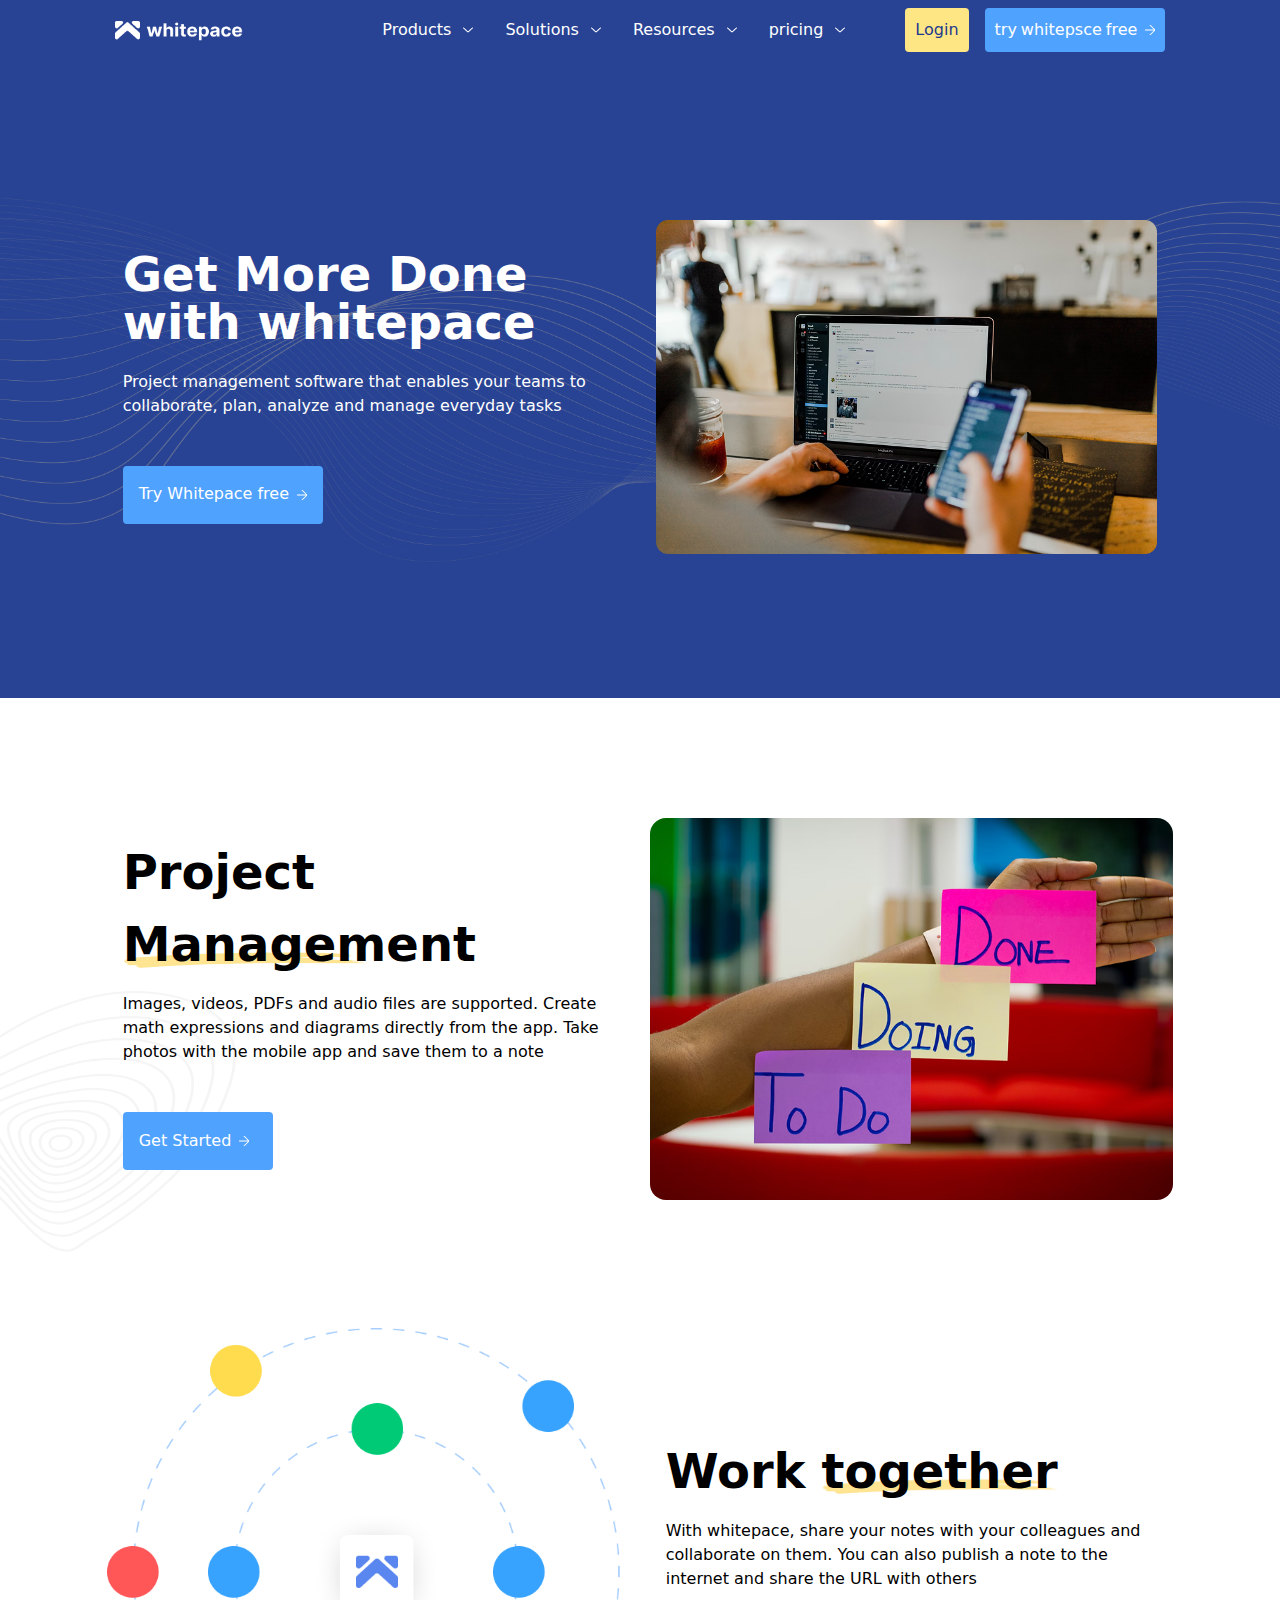
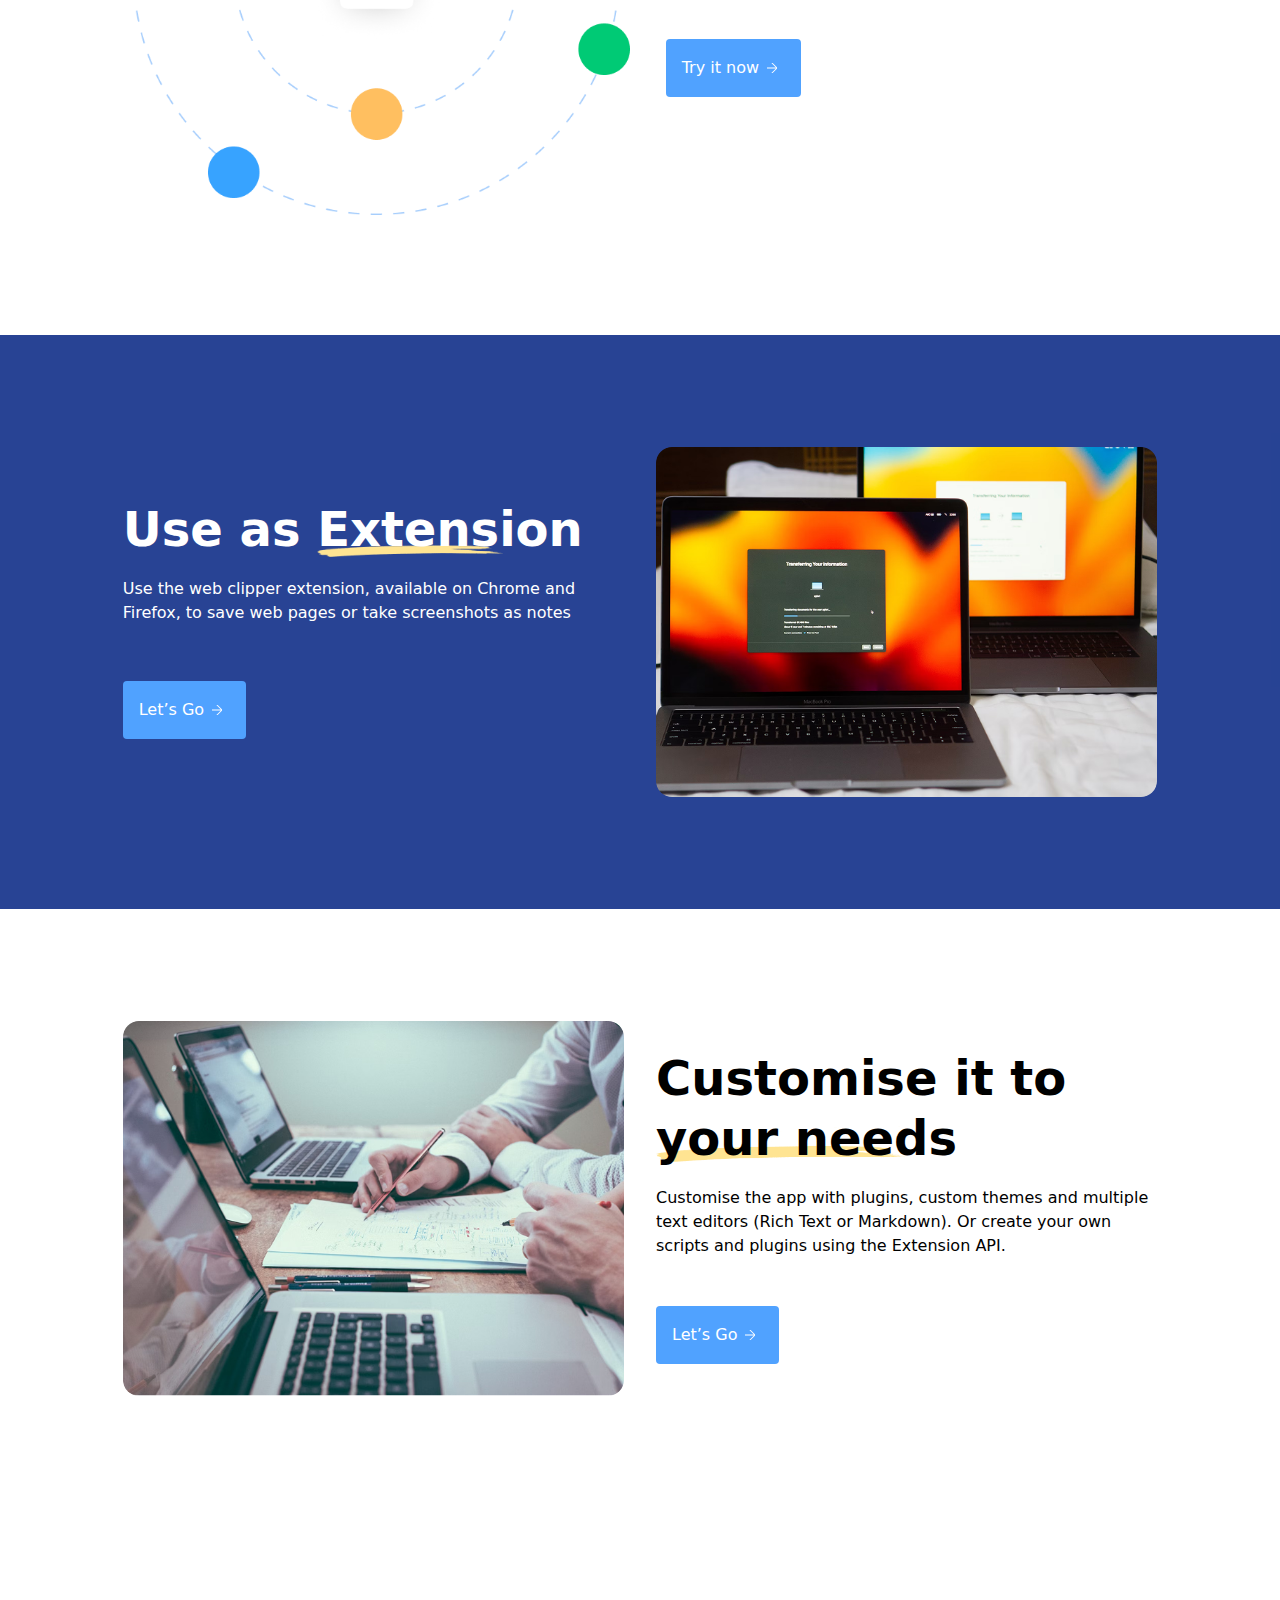
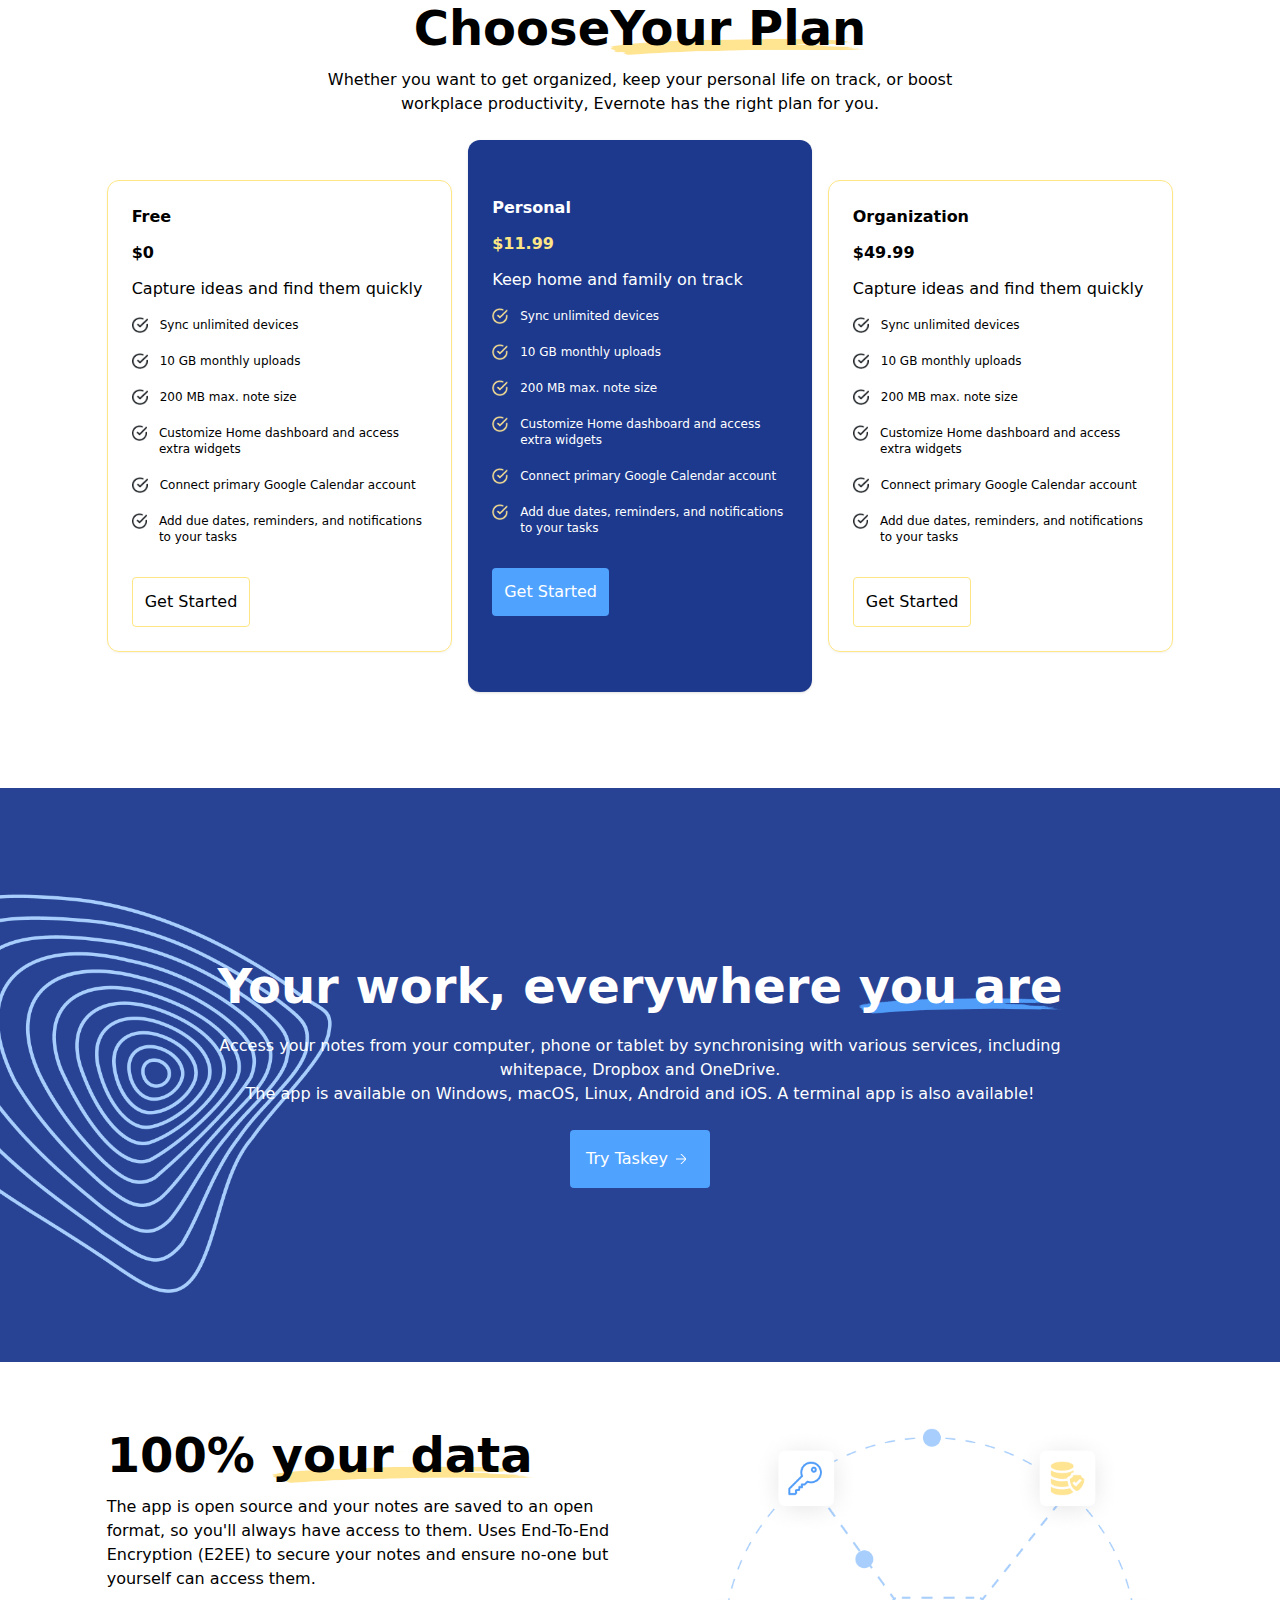
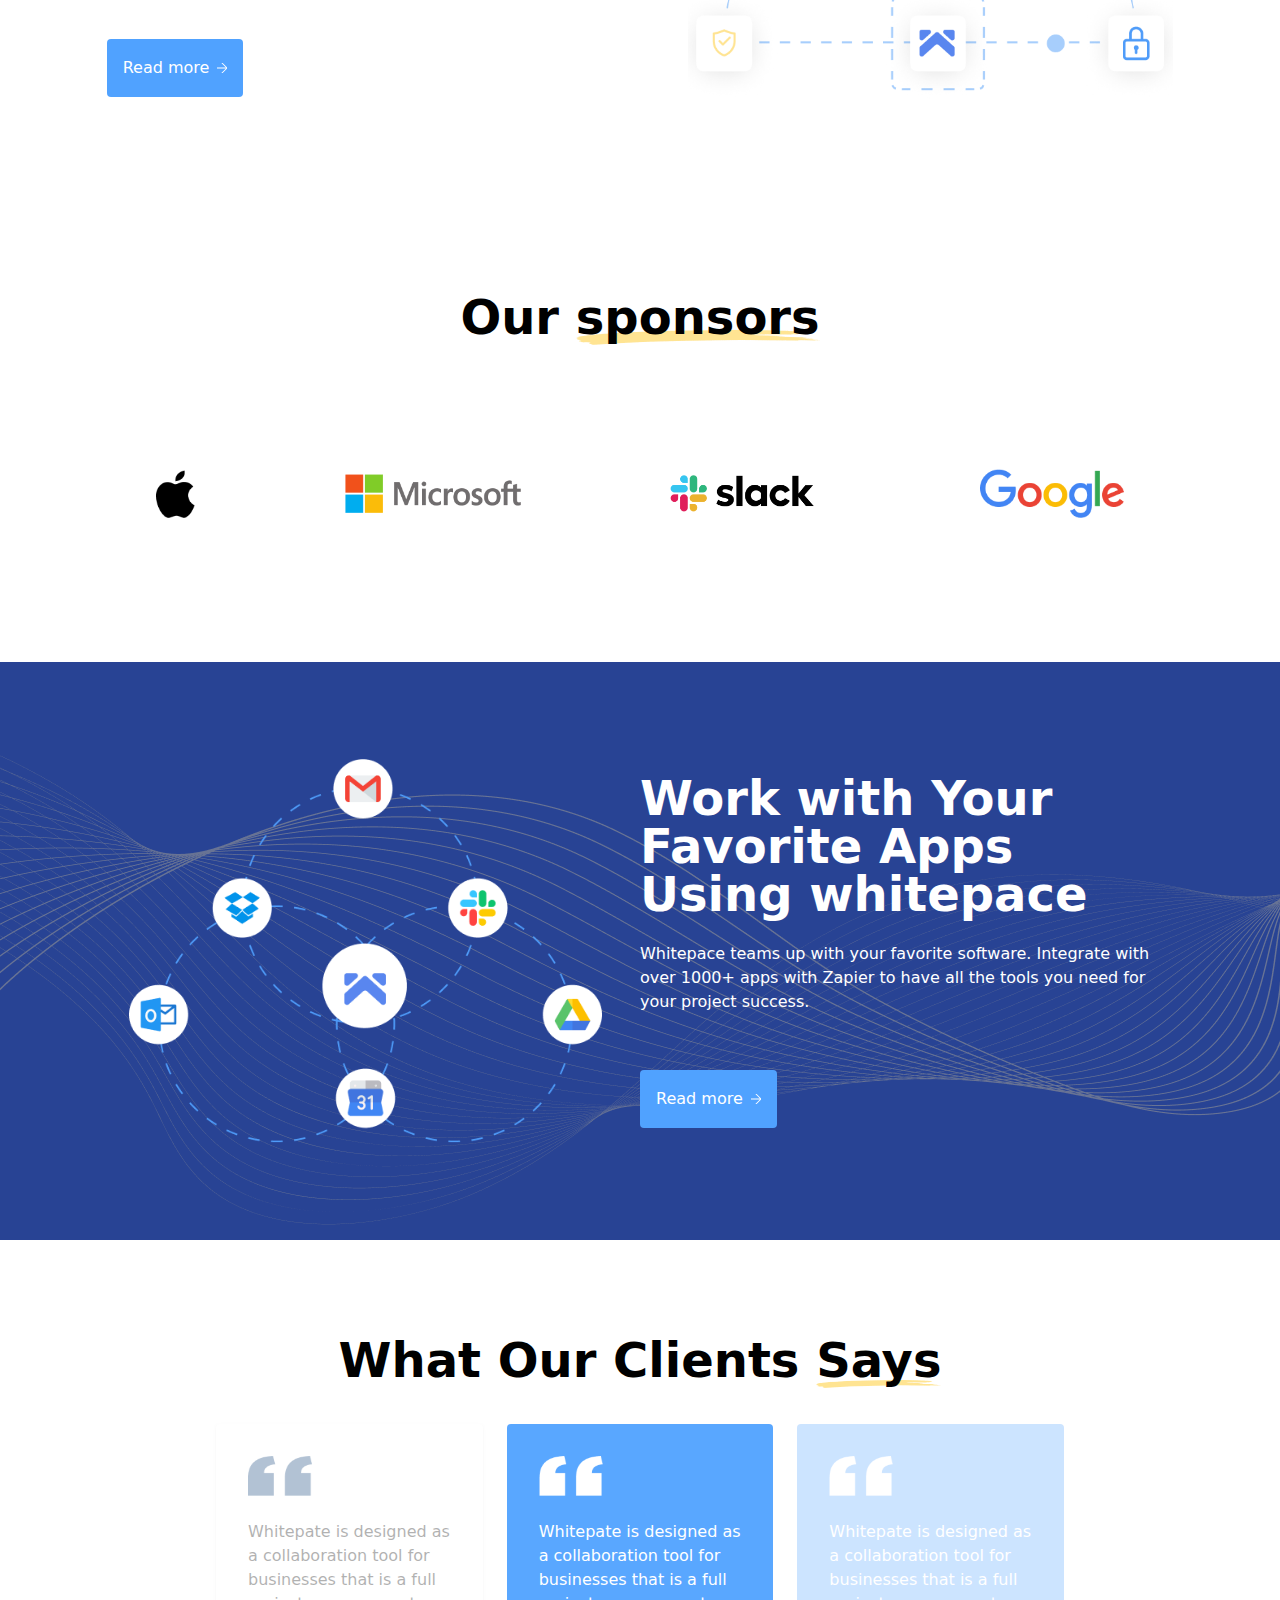
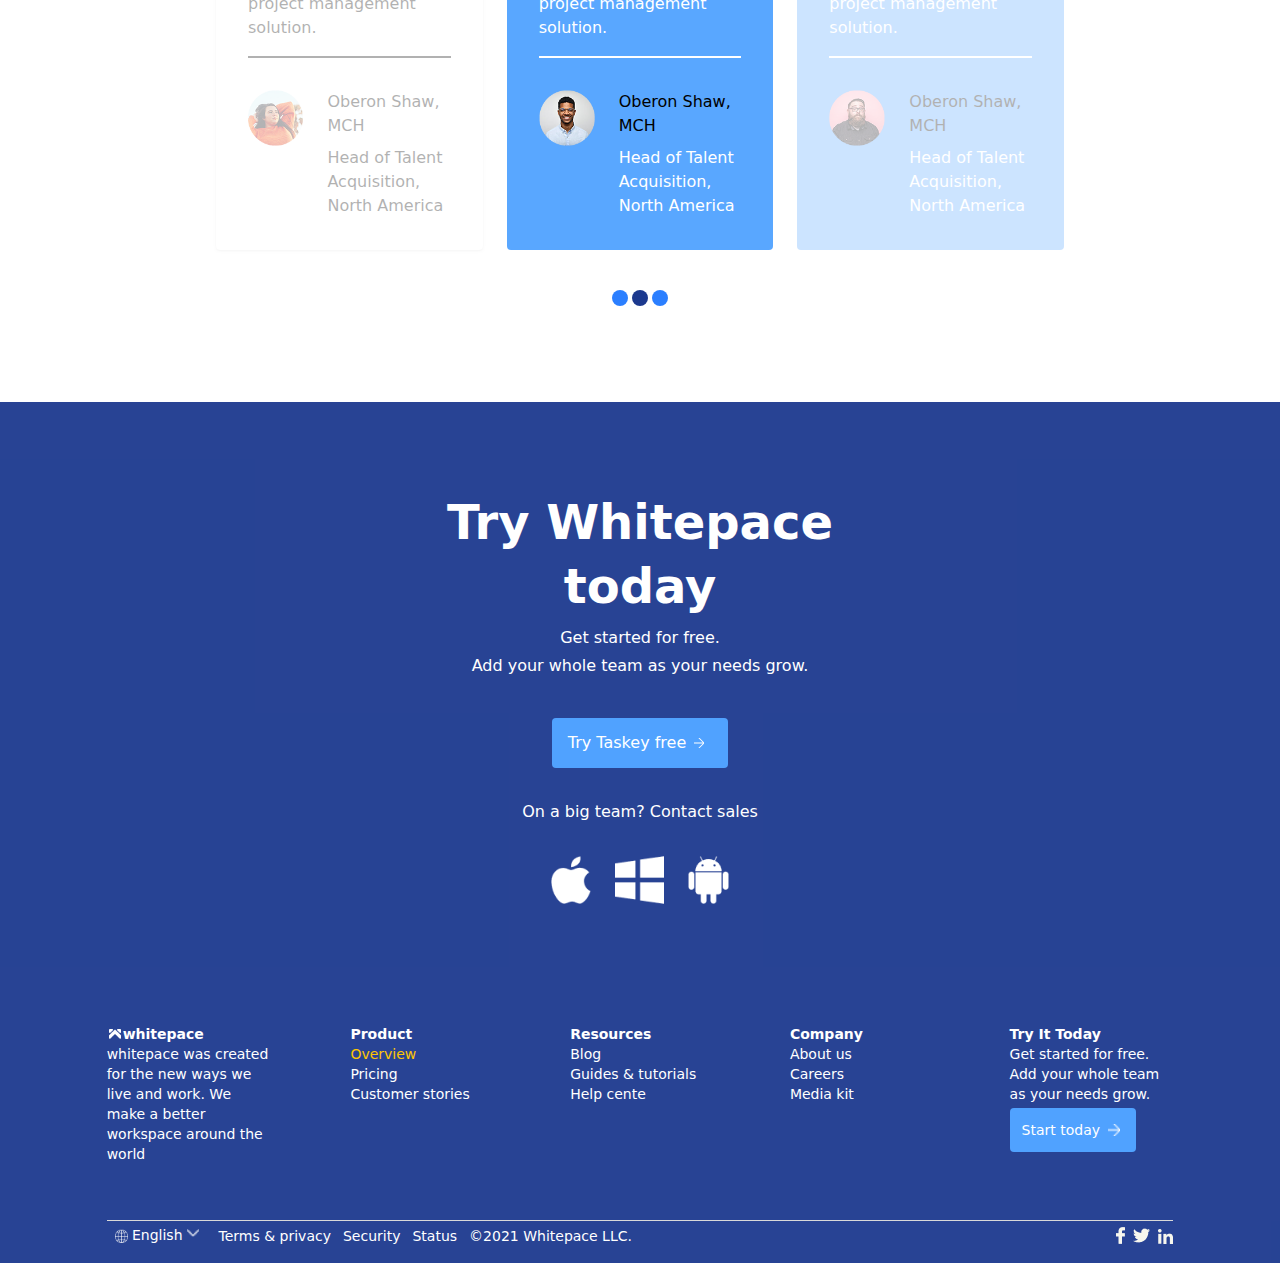
<file: Whitespace Project Management/index.html>
<!DOCTYPE html>
<html lang="en">

<head>
  <meta charset="UTF-8" />
  <meta name="viewport" content="width=device-width, initial-scale=1.0" />
  <link href="./src/output.css" rel="stylesheet" />
  <title>Document</title>
</head>

<body>
  <div class=" flex justify-center ">
    <div class="max-w-[1920px]">
    <!-- this is header section -->
    <header
      class=" flex  items-center justify-center bg-blue-900/95  ">
      <div class=" w-5/6 md:max-w-5/6 flex flex-col-reverse py-2 px-2 justify-between gap-4">
        <!-- this is options screen for small pages -->
          <div class="options hidden justify-between     text-white text-xs">
          <!-- this is products -->
          <div class="flex items-center gap-0.5">
            <h2 class="">Products</h2>
            <div class="m-1">
              <img class="h-1.2 w-2" src="./img/Vector.png" alt="" />
            </div>
          </div>
          <!--this is solutions  -->
          <div class="flex items-center gap-0.5">
            <h2 class="">Solutions</h2>
            <div class="m-1">
              <img class="h-1.2 w-2" src="./img/Vector.png" alt="" />
            </div>
          </div>
          <!--this is Resources  -->
          <div class="flex items-center gap-0.5">
            <h2 class="">Resources</h2>
            <div class="m-1">
              <img class="h-1.2 w-2" src="./img/Vector.png" alt="" />
            </div>
          </div>
          <!-- this is pricing -->
          <div class="flex items-center gap-0.5">
            <h2 class="">Pricing</h2>
            <div class="m-1">
              <img class="h-1.2 w-2" src="./img/Vector.png" alt="" />
            </div>
          </div>
        </div>
         <!--nav bar -->
       <div class=" flex justify-between">
         <!-- nav-manu button for small screen -->
          <div class="lg:hidden flex items-center">
            <button onclick="show()" class="p-2 w-7   flex flex-col  border-2 rounded-sm border-white/50 ">
              <img class="vector1" src="./img/Vector.png" alt="">
              <img class="vector2 hidden" src="./img/Vector2.png" alt="">

            </button>
          </div>
        <!-- this is logo section -->
      <div class=" flex items-center">
        <!-- thias is logo lcon -->
        <img class="max-w-28 md:max-w-32" src="./img/mainLogo.png" alt="" />   
      </div>
      <!-- this is freme section -->
      <div class="flex gap-14">

        <!-- this is nav-menu  section-->
                  
        <div class="hidden lg:flex items-center  text-white gap-7">
          <!-- this is products -->
          <div class="flex items-center gap-2">
            <h2 class="">Products</h2>
            <div class="m-1">
              <img class="" src="./img/Vector.png" alt=""/>
            </div>
          </div>
          <!--this is solutions  -->
          <div class="flex items-center gap-2">
            <h2 class="">Solutions</h2>
            <div class="m-1">
              <img class="" src="./img/Vector.png" alt="" />
            </div>
          </div>
          <!--this is Resources  -->
          <div class="flex items-center gap-2">
            <h2 class="">Resources</h2>
            <div class="m-1">
              <img class="" src="./img/Vector.png" alt="" />
            </div>
          </div>
          <!-- this is pricing -->
          <div class="flex items-center gap-2">
            <h2 class="">
              pricing
             </h2>
            <div class="m-1">
              <img class="" src="./img/Vector.png" alt="" />
            </div>
          </div>
        </div>
        <!-- this is button section -->
        <div class="flex justify-center items-center gap-1 md:gap-4 ">
          <!-- this is login button -->

          
            <div class="">
              <button class= "bg-amber-200   rounded  text-blue-900 hover:bg-amber-400  flex  justify-center items-center p-1 md:p-2.5">
            Login
          </button>
            </div>
         
          <!--this is try whitepace free section  -->
          <div class="  flex bg-blue-400 rounded opacity-100  text-white gap-1.5 md:gap-2 hover:bg-blue-600 px-1.5 py-1  md:p-2.5 justify-center items-center">
            <button class="flex  justify-center items-center gap-1">try <span class="hidden md:flex" > whitepsce </span>free</button>
            <div class="flex items-center">
              <img class="" src="./img/arr1.png" alt="" />
            </div>
          </div>
        </div>
      </div>
      </div>
       </div>
    </header>  
    <!-- this is hero section  -->
    <div
      class="bg-blue-900/95  w-full py-8 md:pt-36 md:pb-32 flex justify-center items-center bg-center   bg-no-repeat bg-contain"
      style="background-image: url('./img/Element.png')  ">
      <div class="max-w-5/6 flex flex-col-reverse md:flex-row   items-center justify-center ">
        <!-- this is heading section -->
      
        <div class=" flex-1/2 flex flex-col   gap-12 p-4">
        <!-- this is text block -->
        <div>
          <h2 class="text-5xl text-white font-bold">
            Get More Done with whitepace
          </h2>
          <br />
          <p2 class=" text-white ">
            Project management software that enables your teams to
            collaborate, plan, analyze and manage everyday tasks
          </p2>
        </div>
        <!-- this is button section -->
        <div>
          <button class="flex md:p-4 p-2 bg-blue-400 rounded  hover:bg-blue-600">
            <span class="text-white">Try Whitepace free</span>
            <img class="p-2 pr-0" src="./img/arr1.png" alt="" />
          </button>
        </div>
      </div>
     
      <!-- this is photo section -->
      <div class="flex-1/2 p-4 flex items-center justify-center" >
        <img class="" src="./img/image1.png" alt="" />
      </div>
      </div>
    </div>
    <!--this is work managment page-->
    <div class="w-full  pt-6 pb-6  flex  gap-16 justify-center items-center bg-no-repeat bg-top-left bg-white/90"
      style="background-image: url('./img/BACKGROUND.png');background-position: top 30% left -20px;
      background-size: 20%;
      ">
     <div class=" flex flex-col items-center justify-center gap-8">
       <!-- content 01 -->
      <div class="flex-1/2 max-w-5/6 flex  flex-col-reverse md:flex-row justify-center items-center md:pt-24 md:pb-24 gap-5" >
        <!-- headline section -->
        <div class="flex-1/2 flex flex-col gap-12 p-4 ">
          <div class="">
            <h1 class=" font-bold text-5xl">Project</h1>
            <br>
            <h1 class=" font-bold text-5xl bg-no-repeat bg-left-bottom  "
              style="background-image: url('./img/text-styling.png');background-size: 50%;">
              Management
            </h1>
            <br />
            <p2 class="">
              Images, videos, PDFs and audio files are supported. Create math
              expressions and diagrams directly from the app. Take photos with
              the mobile app and save them to a note
            </p2>
          </div>
          <!-- this is button section -->
          <div>
            <button class="flex justify-center items-center p-2 md:p-4 bg-blue-400 rounded hover:bg-blue-600">
              <span class="text-white">Get Started</span>

              <img class="p-2" src="./img/arr1.png" alt="" />
            </button>
          </div>
        </div>

        <!-- this is image section -->
        <div class="flex-1/2 flex justify-center">
          <img class=" rounded-2xl" src="./img/page2-img.png" alt="" />
        </div>
      </div>
      <!-- content 02 -->
      <div class=" md:pb-24 flex-1/2 max-w-5/6 flex flex-col md:flex-row gap-5 ">
        <!-- this is image section -->
        <div class="flex-1/2 flex justify-center items-center">
          <img class="" src="./img/Work Together Image.png" alt="" />
        </div>
        <!-- headline section -->
        <div class="flex-1/2 flex flex-col md:p-4 flex-wrap justify-center gap-12">
          <div class="">
            <div class="flex flex-wrap gap-4">
              <h1 class="font-bold text-5xl">Work</h1>
              <h1 class="font-bold text-5xl bg-no-repeat bg-bottom"
                style="background-image: url('./img/text-styling.png');background-size: 100%;">
                together
              </h1>
            </div>
            <br />
            <p2 class="">
              With whitepace, share your notes with your colleagues and
              collaborate on them. You can also publish a note to the internet
              and share the URL with others
            </p2>
          </div>
          <!-- this is button section -->
          <div>
            <button class="flex p-2 md:p-4 justify-center items-center bg-blue-400 rounded hover:bg-blue-600">
              <span class="text-white">Try it now</span>

              <img class="p-2" src="./img/arr1.png" alt="" />
            </button>
          </div>
        </div>
      </div>
     </div>
    </div>
    <!--customise it to your needs section1 -->
    <div class="w-full  flex justify-center items-center  pt-6 pb-6 md:pt-24 md:pb-24 bg-blue-900/95 "> 
      <div
        class=" max-w-5/6 flex flex-col-reverse md:flex-row">
        <!-- headline section -->
        <div class="flex-1/2 p-4 gap-14 flex flex-col justify-center">
          <div>
            <div class="flex flex-col lg:flex-row gap-3 text-white">
              <h1 class=" font-bold text-5xl">Use as
              <span class="bg-no-repeat font-bold text-5xl bg-left-bottom"
                style="background-image: url('./img/text-styling.png'); background-size: 70%; ">
                Extension
                </span>
              </h1>
            </div>
            <br />
            <p2 class=" text-white
              ">
              Use the web clipper extension, available on Chrome and Firefox, to save web pages or take screenshots as
              notes
          </p2>
          </div>
          <!-- this is button section -->
          <div>
            <button class=" flex p-2 md:p-4 justify-center items-center  bg-blue-400 rounded hover:bg-blue-600">
              <span class="text-white">Let’s Go</span>

              <img class="p-2" src="./img/arr1.png" alt="" />
            </button>
          </div>
        </div>

        <!-- this is image section -->
        <div class="flex-1/2 p-4 flex justify-center items-center">
          <img class=" min-h-60 min-w-72 max-h-80 md:max-h-96 rounded-2xl" src="./img/page3-image.png" alt="" />
        </div>
      </div>
    </div>
    <!--customise it to your needs section2 -->
    <div class="w-full flex justify-center items-center   pt-6 pb-6 md:pt-24 md:pb-24 bg-white/95 text-black">
      <div class=" max-w-5/6 flex flex-col-reverse md:flex-row-reverse items-center ">
        <!-- headline section -->
        <div class="flex-1/2 flex flex-col p-4 gap-12 justify-center ">
          <div>
            <div class=" flex-1/2 flex flex-col  gap-3 ">
              <h1 class="font-bold text-5xl">Customise it to</h1>
              <h1 class=" bg-no-repeat font-bold text-5xl bg-left-bottom"
                style="background-image: url('./img/text-styling.png'); background-size: 50%;">
                your needs
              </h1>
            </div>
            <br />
            <p2 class="
              ">
              Customise the app with plugins, custom themes and multiple text editors (Rich Text or Markdown). Or create
              your own scripts and plugins using the Extension API.
          </p2>
          </div>
          <!-- this is button section -->
          <div class="">
            <button class="flex justify-center items-center p-2 md:p-4 bg-blue-400 rounded hover:bg-blue-600">
              <span class="text-white">Let’s Go</span>

              <img class="p-2 " src="./img/arr1.png" alt="" />
            </button>
          </div>
        </div>

        <!-- this is image section -->
        <div class="flex-1/2 p-4 flex justify-center items-center ">
          <img class=" min-h-60 min-w-72 max-h-80 md:max-h-96 rounded-2xl" src="./img/cstm.png" alt="" />
        </div>
      </div>
    </div>
    <!-- pricing section field -->
    <div class="w-full   pt-6 pb-6 lg:pt-24 lg:pb-24  flex flex-col  justify-center items-center gap-6 bg-white/95">
      <!-- this is header sectiom -->
      <div class="max-w-5/6 flex flex-col items-center gap-4 text-center">
        <h1 class="font-bold text-5xl">
          Choose<span class="bg-no-repeat bg-bottom" style="background-image: url('./img/text-styling.png'); background-size: 100%;">Your Plan</span>
        </h1>
        <p2 class="  max-w-2/3 text-center">
          Whether you want to get organized, keep your personal life on track, or boost workplace productivity, Evernote
          has the right plan for you.
        </p2>
      </div>
      <!-- this is pricing -->
      <div class="h-fit max-w-5/6 flex flex-col md:flex-row gap-1 md:gap-2 lg:gap-4 justify-center  ">
        <!-- this is free section -->
        <div class="  border-amber-200 border rounded-xl  p-2 md:p-6 lg:my-10 my-6 shadow-xs min-w-1/4">
          <!-- this is heading -->
          <div class="flex flex-col lg:gap-3 gap-1">
            <h1><b>Free</b></h1>
            <h1><B>$0</B></h1>
            <h6>Capture ideas and find them quickly</h6>
          </div>
          <!-- this is features table -->
          <div class="pt-4">
              <ul class="text-xs flex flex-col gap-3 lg:gap-5 ">
                <li class="flex gap-1 md:gap-3"><img class="h-4 w-4" src="./img/ul.png" alt=""> <span>Sync unlimited devices</span></li>
                <li class="flex gap-1 md:gap-3"><img class="h-4 w-4" src="./img/ul.png" alt=""> <span>10 GB monthly uploads</span></li>
                <li class="flex gap-1 md:gap-3"><img class="h-4 w-4" src="./img/ul.png" alt=""> <span>200 MB max. note size</span></li>
                <li class="flex gap-1 md:gap-3"><img class="h-4 w-4" src="./img/ul.png" alt=""> <span>Customize Home dashboard and access extra widgets</span></li>
                <li class="flex gap-1 md:gap-3"><img class="h-4 w-4" src="./img/ul.png" alt=""> <span>Connect primary Google Calendar account</span></li>
                <li class="flex gap-1 md:gap-3"><img class="h-4 w-4" src="./img/ul.png" alt=""> <span>Add due dates, reminders, and notifications to your tasks</span></li>

              </ul>
          </div>
          <!-- this is button -->
          <div class="mt-4 lg:mt-8">
            <button class="border-amber-200 border rounded p-2 md:p-3 hover:bg-amber-200">
              Get Started
            </button>
          </div>
        </div>
        <!-- this is personal section -->
        <div class=" shadow-sm  bg-blue-900 text-white rounded-xl lg:p-6 lg:py-14  py-12 px-2 min-w-1/4">
          <!-- this is heading -->
          <div class="flex flex-col lg:gap-3 gap-1">
            <h1><b>Personal</b></h1>
            <h1 class="text-amber-200"><B>$11.99</B></h1>
            <h6>Keep home and family on track</h6>
          </div>
          <!-- this is features table -->
          <div class="pt-4">
              <ul class="text-xs flex flex-col gap-3 lg:gap-5">
                <li class="flex gap-1 md:gap-3"><img class="h-4 w-4" src="./img/yloui.png" alt=""> <span>Sync unlimited devices</span></li>
                <li class="flex gap-1 md:gap-3"><img class="h-4 w-4" src="./img/yloui.png" alt=""> <span>10 GB monthly uploads</span></li>
                <li class="flex gap-1 md:gap-3"><img class="h-4 w-4" src="./img/yloui.png" alt=""> <span>200 MB max. note size</span></li>
                <li class="flex gap-1 md:gap-3"><img class="h-4 w-4" src="./img/yloui.png" alt=""> <span>Customize Home dashboard and access extra widgets</span></li>
                <li class="flex gap-1 md:gap-3"><img class="h-4 w-4" src="./img/yloui.png" alt=""> <span>Connect primary Google Calendar account</span></li>
                <li class="flex gap-1 md:gap-3"><img class="h-4 w-4" src="./img/yloui.png" alt=""> <span>Add due dates, reminders, and notifications to your tasks</span></li>

              </ul>
          </div>
          <!-- this is button -->
          <div class="mt-4 md:mt-8">
            <button class="bg-blue-400 rounded p-2 md:p-3 hover:bg-blue-600">
              Get Started
            </button>
          </div>
        </div>
        <!-- this is organization section -->
        <div class=" border-amber-200 border shadow-xs  rounded-xl p-2 lg:p-6 lg:my-10 my-6  min-w-1/4">
          <!-- this is heading -->
          <div class=" flex flex-col gap-1 lg:gap-3">
            <h1><b>Organization</b></h1>
            <h1><B>$49.99</B></h1>
            <h6>Capture ideas and find them quickly</h6>
          </div>
          <!-- this is features table -->
          <div class="pt-4">
              <ul class="text-xs flex flex-col gap-3 lg:gap-5">
                <li class="flex gap-1 md:gap-3"><img class="h-4 w-4" src="./img/ul.png" alt=""> <span>Sync unlimited devices</span></li>
                <li class="flex gap-1 md:gap-3"><img class="h-4 w-4" src="./img/ul.png" alt=""> <span>10 GB monthly uploads</span></li>
                <li class="flex gap-1 md:gap-3"><img class="h-4 w-4" src="./img/ul.png" alt=""> <span>200 MB max. note size</span></li>
                <li class="flex gap-1 md:gap-3"><img class="h-4 w-4" src="./img/ul.png" alt=""> <span>Customize Home dashboard and access extra widgets</span></li>
                <li class="flex gap-1 md:gap-3"><img class="h-4 w-4" src="./img/ul.png" alt=""> <span>Connect primary Google Calendar account</span></li>
                <li class="flex gap-1 md:gap-3"><img class="h-4 w-4" src="./img/ul.png" alt=""> <span>Add due dates, reminders, and notifications to your tasks</span></li>

              </ul>
          </div>
          <!-- this is button -->
          <div class="mt-4 md:mt-8">
            <button class="border-amber-200 border rounded p-2 md:p-3 hover:bg-amber-200">
              Get Started
            </button>
          </div>
        </div>


      </div>

    </div>
    <!-- this is your work field -->
    <div
      class="w-full md:h-[574px] bg-blue-900/95 flex flex-col justify-center items-center lg:py-12 pt-12 pb-12 md:pt-24 md:pb-24   pl-6 pr-6 md:pl-16 md:pr-16  lg:pl-28 lg:pr-28  bg-no-repeat"
      style="background-image: url('./img/work_bg.png'); background-position: top 70% left -20%;
      background-size: 42%;
      ">

      <div class="max-w-5/6 flex flex-col justify-center items-center gap-6">
        <!-- this is heading section -->
      <div class="flex flex-col items-center gap-6 text-center">
        <h1 class="font-bold text-5xl text-white">
          Your work, everywhere <span class="bg-no-repeat bg-bottom" style="background-image: url('./img/blue_ul.png'); background-size: 100%;">you are</span>
        </h1>
        <p2 class=" text-white text-center">
          Access your notes from your computer, phone or tablet by synchronising with various services, including
          whitepace, Dropbox and OneDrive.<br>The app is available on Windows, macOS, Linux, Android and iOS. A terminal app is also available!
        </p2>
      </div>
      <!-- this is button section -->
      <div>
        <button class="flex justify-center items-center p-2 md:p-4 bg-blue-400 rounded hover:bg-blue-600">
          <span class="text-white">Try Taskey</span>

          <img class="p-2" src="./img/arr1.png" alt="" />
        </button>
      </div>

      </div>
    </div>
    <!-- this is your data field -->
    <div class=" w-full flex justify-center items-center   pt-6  md:pt-16 md:pb-16  bg-white/95 ">
      <div class=" max-w-5/6 flex flex-col-reverse md:flex-row items-center justify-center gap-12">
        <!-- headline section -->
        <div class="md:max-w-1/2   flex flex-col gap-12  justify-center ">
          <div class="flex flex-col gap-4 text-black">
           
              <h1 class=" font-bold text-5xl">100% <span  class="bg-no-repeat bg-bottom"  style="background-image: url('./img/text-styling.png'); background-size: 100%;">your data</span></h1>
            
            
            <p2 class=" text-black
              ">
              The app is open source and your notes are saved to an open format, so you'll always have access to them.
              Uses End-To-End Encryption (E2EE) to secure your notes and ensure no-one but yourself can access them.
          </p2>
          </div>
          <!-- this is button section -->
          <div>
            <button class="flex justify-center items-center p-2 md:p-4 bg-blue-400 rounded hover:bg-blue-600">
              <span class="text-white">Read more</span>

              <img class="p-2 pr-0" src="./img/arr1.png" alt="" />
            </button>
          </div>
        </div>

        <!-- this is image section -->
        <div class=" flex justify-center items-center">
          <img class="min-h-60 min-w-72 max-h-80 md:max-h-96 rounded-2xl" src="./img/yourdataimage.png" alt="" />
        </div>
      </div>
    </div>
    <!-- this is sponsors section -->
    <div class= "w-full  flex justify-center items-center bg-white p-10 md:py-32 ">
      <div class="w-5/6 flex flex-col gap-12 md:gap-28">
       <div class="w-full ">
         <h1 class=" text-black font-bold text-5xl text-center">Our <span class="bg-no-repeat bg-bottom" style="background-image: url('./img/text-styling.png'); background-size: 100%;">sponsors</span></h>
       </div>
        <div class="w-full  flex items-center justify-center  md:justify-between flex-wrap-reverse  gap-4">
          <img class=" p-4 h-20" src="./img/Apple2.png" alt="">
          <img class=" max-w-44 " src="./img/microsoft 1.png" alt="">
          <img class="  p-4 max-w-44 "  src="./img/Slack_Technologies_Logo 1.png" alt="">
          <img class=" p-4 max-w-44" src="./img/Google.png" alt="">
        </div>
      </div>
    </div>
    <!-- this is Apps section -->
    <div
      class="w-full bg-blue-900/95 pt-10 pb-10 md:pt-24 md:pb-24  flex justify-center items-center bg-center  bg-no-repeat gap-2"
      style="background-image: url('./img/Element.png')">
      <div class=" max-w-5/6 flex flex-col-reverse md:flex-row-reverse">
        <!-- this is heading section -->
      <div class="flex-1/2 flex flex-col gap-14 m-4 justify-center">
        <!-- this is text block -->
        <div class="">
          <h1 class="font-bold text-5xl text-white">
            <b>Work with Your Favorite Apps Using whitepace</b>
          </h1>
          <br />
          <p2 class=" text-white ">
            Whitepace teams up with your favorite software. Integrate with over 1000+ apps with Zapier to have all the
            tools you need for your project success.
          </p2>
        </div>
        <!-- this is button section -->
        <div>
          <button class="flex p-2 md:p-4 justify-center items-center bg-blue-400 rounded hover:bg-blue-600">
            <span class="text-white">Read more</span>
            <img class="p-2 pr-0" src="./img/arr1.png" alt="" />
          </button>
        </div>
      </div>
      <!-- this is photo section -->
      <div class="flex-1/2 flex justify-center items-center">
        <img class="  min-h-60 min-w-72 max-h-80 md:max-h-96 rounded-2xl" src="./img/Apps.png" alt="" />
      </div>
      </div>
    </div>
    <!-- this is Testimonial field -->
    <div class="w-full flex flex-col  py-6 md:py-24   items-center gap-4 md:gap-10 bg-white/95">
      <!-- this is heading -->
      <h1 class="font-bold text-5xl text-black text-center">What Our Clients  <span class=" bg-no-repeat bg-bottom" style="background-image: url('./img/text-styling.png'); background-size: 100%;">Says</span></h1>
      <!-- what our client says -->
      <div id="clients" class=" md:max-w-5/6  flex  flex-wrap items-center justify-center gap-6 bg-white/95  ">
        <!-- client1 -->
        <div onclick="clientShow1()" id="client1"  class=" hidden opacity-30 shadow-sm  lg:max-w-1/4 max-w-4/5 md:max-w-1/2   lg:flex flex-col  p-2 md:p-4 rounded-sm">
          <div class="border-black border-b-2 pb-4  m-4 flex flex-col gap-4 ">
            <img class="h-10  w-16 " src="./img/blue.png" alt="">
            <p2 class="  text-black font-light pt-2">Whitepate is designed as a collaboration tool for businesses that is a full project management solution.
            </p2>
          </div>
          <div class="flex  gap-4 md:gap-6 m-4 ">
            <img class="h-14 w-14" src="img/Avater1.png" alt="">
            <div class="flex flex-col gap-2">
              <p1 class="  md:text-left">Oberon Shaw, MCH</p1>
              <p3 class="  text-black font-light  md:text-left ">Head of Talent Acquisition, North America</p3>
            </div>
          </div>
        </div>
        <!-- client2 -->
        <div onclick="clientShow2()" id="client2"  class="opacity-100 bg-blue-400/95  lg:max-w-1/4   max-w-4/5 md:max-w-1/2   text-white lg:flex flex-col  p-2 md:p-4 rounded-sm">
          <div class=" border-b-2 pb-4  m-4 flex flex-col gap-4">
            <img class="h-10  w-16 " src="./img/Quote.png" alt="">
            <p2 class="  font-light pt-2">Whitepate is designed as a collaboration tool for businesses that is a full project management solution.
            </p2>
          </div>
          <div class="flex  gap-4  m-4 md:gap-6 ">
            <img class="h-14 w-14" src="img/Avater2.png" alt="">
            <div class="flex flex-col gap-2">
              <p2 class=" md:text-left text-black">Oberon Shaw, MCH</p2>
              <p3 class="  font-light  md:text-left ">Head of Talent Acquisition, North America</p3>
            </div>
          </div>
        </div>
        <!-- this is client 3 -->
         <div onclick="clientShow3()" id="client3" class=" hidden opacity-30 bg-blue-400/95  lg:max-w-1/4  max-w-4/5 md:max-w-1/2  text-white lg:flex flex-col  p-2 md:p-4 rounded-sm ">
          <div class=" border-b-2 pb-4  m-4 flex flex-col gap-4">
            <img class="h-10  w-16 " src="./img/Quote.png" alt="">
            <p2 class=" font-light pt-2">Whitepate is designed as a collaboration tool for businesses that is a full project management solution.
            </p2>
          </div>
          <div class="flex  gap-4 md:gap-6 m-4 ">
            <img class="h-14 w-14" src="img/Avater3.png" alt="">
            <div class="flex flex-col gap-2">
              <p1 class="  md:text-left text-black"">Oberon Shaw, MCH</p1>
              <p3 class="  font-light  md:text-left ">Head of Talent Acquisition, North America</p3>
            </div>
          </div>
        </div>
      </div>
      <div class=" point flex gap-1 justify-center items-center ">
        <button  onclick="clientShow1()" id="point1" class=" h-2 w-2 p-2 bg-blue-500 rounded-full transition-transform hover:scale-200 "><span></span></button>
        <button onclick="clientShow2()" id="point2" class="h-2 w-2 p-2 bg-blue-900 rounded-full transition-transform hover:scale-200"><span></span></button>
        <button onclick="clientShow3()" id="point3" class="h-2 w-2 p-2 bg-blue-500 rounded-full transition-transform hover:scale-200"><span></span></button>

      </div> 

      <!-- <div><img class="h-auto w-8" src="./img/Slider.png" alt=""></div> -->
    </div> 
    <!-- this  is free trial field-->
     <div class="w-full bg-blue-900/95 pt-6 pb-6 md:pt-24 md:pb-24  flex justify-center items-center text-white">
       <div class=" max-w-5/6 flex flex-col items-center gap-4 md:gap-10">
        <div class="flex flex-col items-center gap-3 md:gap-4">
          <h1 class="font-bold text-5xl text-white text-center">Try Whitepace </h1>
          <h1 class="font-bold text-5xl text-white text-center">today </h1>
          <div class="flex flex-col justify-center items-center gap-1">
            <p1 class=" text-white font-light">Get started for free.</p1>
          <p1 class=" text-white font-light">Add your whole team as your needs grow.</p1>
          </div>
        </div>
        <div class="flex flex-col justify-center items-center gap-2 md:gap-8">
          <button class="flex justify-center items-center p-2 md:p-4 md:pt-3 md:pb-3 bg-blue-400 rounded hover:bg-blue-600">
            <span class="text-white">Try Taskey free</span>
            <img class="p-2 " src="./img/arr1.png" alt="" />
          </button>
          <p2 class=" text-white font-light">On a big team? Contact sales</p2>
          <div class="flex gap-4 md:gap-6">
           <img class="md:h-12 h-8 w-auto " src="img/apple.png" alt="">
           <img class="md:h-12 h-8 w-auto"  src="img/windowa.png" alt="">
           <img class="md:h-12 h-8 w-auto "  src="img/android.png" alt="">
          </div>
        </div>

       </div>
     </div>
     <!--this is footer section  -->
     <div class="w-full bg-blue-900/95 m-0 pt-6 pb-3 flex justify-center items-center text-white text-sm">
    <div class="max-w-5/6 flex flex-col gap-10 md:gap-14 justify-center items-center">
        <!-- this is upper section -->
      <div class=" flex justify-evenly flex-wrap gap-14">
        <!-- section1 -->
        <div class="flex-1 pr-6">
          <div class="flex items-center">
        <!-- thias is logo lcon -->

        <img class=" m-0.5 h-2.5 w-3" src="./img/Group.png" alt="" />

        <!-- this is nameSpace -->

        <h1 class="text-white"><b>whitepace</b></h1>
          </div>
          <h6>whitepace was created for the new ways we live and work. We make a better workspace around the world</h6>
        </div>
        <!-- this is section2 -->
         <div class="flex-1">
          <ul>
            <li><b>Product</b></li>
            <li class="text-yellow-400">Overview</li>
            <li>Pricing</li>
            <li>Customer stories</li>
          </ul>
         </div>
         <!-- this is section3 -->
          <div class="flex-1">
          <ul>
            <li><h3><b>Resources</b></h3></li>
            <li>Blog</li>
            <li>Guides & tutorials </li>
            <li>Help cente</li>
         </div>
         <!-- this is section4 -->
          <div class="flex-1">
          <ul>
            <li><h3><b>Company</b></h3></li>
            <li>About us</li>
            <li>Careers</li>
            <li>Media kit</li>
          </ul>
         </div>
         <!-- this is section5 -->
          <div class="flex-1/3 lg:flex-1">
            <h1 class="font-bold">Try It Today</h1>
            <h6 class=" pb-1">Get started for free. Add your whole team as your needs grow.</h6>
            <button class=" flex items-center p-3 gap-1  bg-blue-400 rounded hover:bg-blue-600">
            <span class="text-white">Start today</span>
            <img class=" p-1 h-5 w-5" src="./img/arr1.png" alt="" />
          </button>
          </div>
      </div>
      <!-- this is lower section -->
       <div style="border-top: .25px solid #D9D9D9" class=" w-full flex justify-between flex-col md:flex-row">
        <div class=" flex gap-3 items-center justify-center flex-wrap">
          <div class="flex p-1 w-fit">
            <img class="m-1 h-3.5 w-auto " src="./img/Icon.png" alt="">
            <span>English</span>
            <img class="m-1 h-2 w-3" src="./img/Vector.png" alt="">
          </div>
          <span>Terms & privacy</span>
          <span>Security</span>
          <span>Status</span>
          <span>&copy;2021 Whitepace LLC.</span>
        </div>
        <div class=" flex gap-2 items-center justify-center">
          <img class="" src="./img/_x30_1._Facebook.png" alt="">
          <img src="./img/Twitter.png" alt="">
          <img src="./img/Linkedin.png" alt="">
        </div>
       </div>
    </div>
     </div>
  </div>
  </div>
  <script src="./header.js"></script>
</body>
</html>
</file>
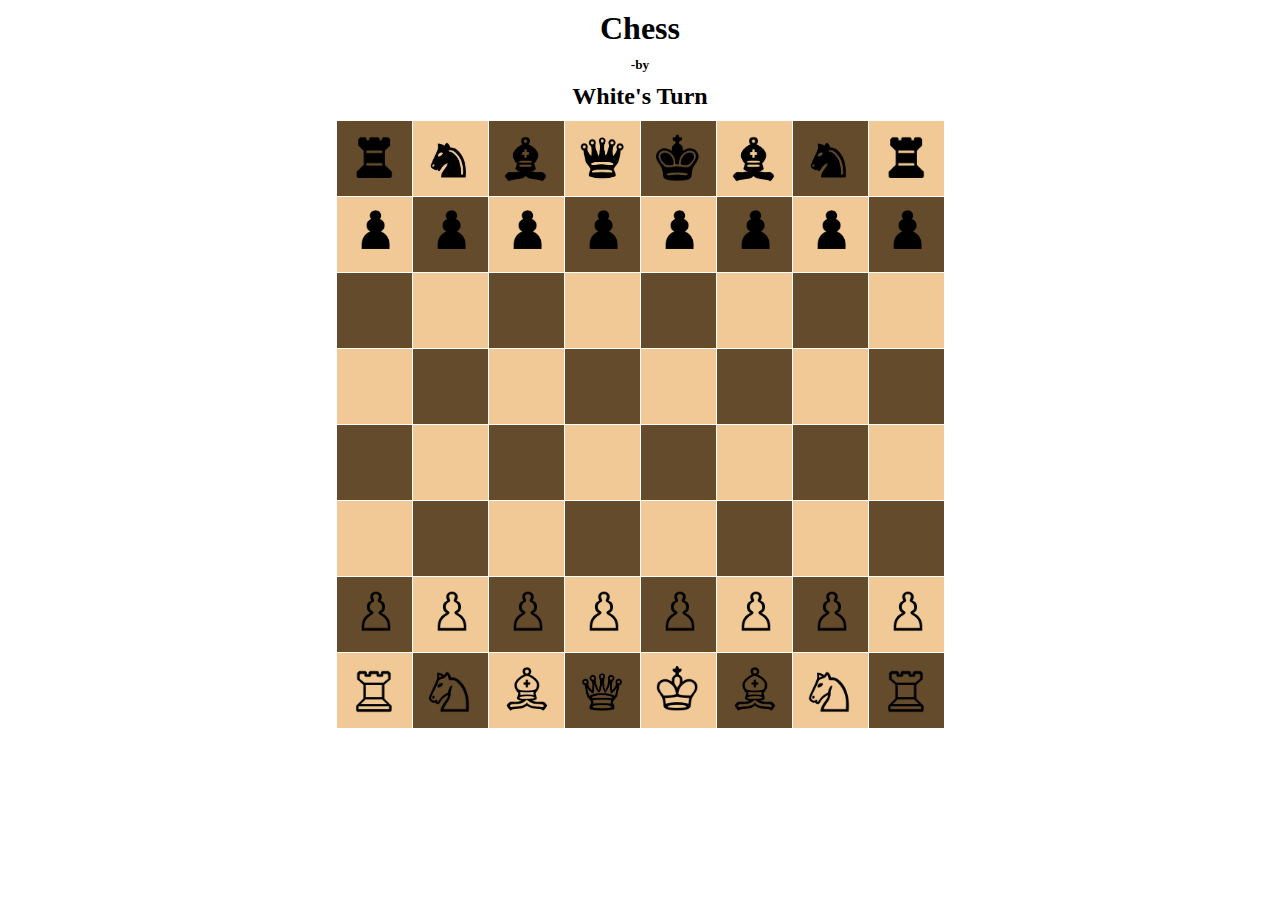
<file: 24.Chess Game/CHESS/index.html>
<!DOCTYPE html>
<html lang="en">

<head>
    <meta charset="UTF-8">
    <meta http-equiv="X-UA-Compatible" content="IE=edge">
    <meta name="viewport" content="width=device-width, initial-scale=1.0">
    <meta name="author" content="Jahid Khan">
    <link rel="stylesheet" href="Chess.css">
    
    <title>Chess</title>
</head>


<body>

    <h1>Chess</h1>
    <h5>-by <a href=""></a></h5>
    <h2 id="tog">White's Turn</h2>


    
    <ul>

        <div class="divv" id="row8">
            <li class="box" id="b801">Brook</li>
            <li class="box" id="b802">Bknight</li>
            <li class="box" id="b803">Bbishop</li>
            <li class="box" id="b804">Bqueen</li>
            <li class="box" id="b805">Bking</li>
            <li class="box" id="b806">Bbishop</li>
            <li class="box" id="b807">Bknight</li>
            <li class="box" id="b808">Brook</li>
        </div>
        <div class="divv" id="row7">
            <li class="box" id="b701">Bpawn</li>
            <li class="box" id="b702">Bpawn</li>
            <li class="box" id="b703">Bpawn</li>
            <li class="box" id="b704">Bpawn</li>
            <li class="box" id="b705">Bpawn</li>
            <li class="box" id="b706">Bpawn</li>
            <li class="box" id="b707">Bpawn</li>
            <li class="box" id="b708">Bpawn</li>
        </div>
        <div class="divv" id="row6">
            <li class="box" id="b601"></li>
            <li class="box" id="b602"></li>
            <li class="box" id="b603"></li>
            <li class="box" id="b604"></li>
            <li class="box" id="b605"></li>
            <li class="box" id="b606"></li>
            <li class="box" id="b607"></li>
            <li class="box" id="b608"></li>
        </div>
        <div class="divv" id="row5">
            <li class="box" id="b501"></li>
            <li class="box" id="b502"></li>
            <li class="box" id="b503"></li>
            <li class="box" id="b504"></li>
            <li class="box" id="b505"></li>
            <li class="box" id="b506"></li>
            <li class="box" id="b507"></li>
            <li class="box" id="b508"></li>
        </div>
        <div class="divv" id="row4">
            <li class="box" id="b401"></li>
            <li class="box" id="b402"></li>
            <li class="box" id="b403"></li>
            <li class="box" id="b404"></li>
            <li class="box" id="b405"></li>
            <li class="box" id="b406"></li>
            <li class="box" id="b407"></li>
            <li class="box" id="b408"></li>
        </div>
        <div class="divv" id="row3">
            <li class="box" id="b301"></li>
            <li class="box" id="b302"></li>
            <li class="box" id="b303"></li>
            <li class="box" id="b304"></li>
            <li class="box" id="b305"></li>
            <li class="box" id="b306"></li>
            <li class="box" id="b307"></li>
            <li class="box" id="b308"></li>
        </div>

        <div class="divv" id="row2">
            <li class="box Wpawn" id="b201">Wpawn</li>
            <li class="box Wpawn" id="b202">Wpawn</li>
            <li class="box Wpawn" id="b203">Wpawn</li>
            <li class="box Wpawn" id="b204">Wpawn</li>
            <li class="box Wpawn" id="b205">Wpawn</li>
            <li class="box Wpawn" id="b206">Wpawn</li>
            <li class="box Wpawn" id="b207">Wpawn</li>
            <li class="box Wpawn" id="b208">Wpawn</li>
        </div>
        <div class="divv" id="row1">
            <li class="box" id="b101">Wrook</li>
            <li class="box" id="b102">Wknight</li>
            <li class="box" id="b103">Wbishop</li>
            <li class="box" id="b104">Wqueen</li>
            <li class="box" id="b105">Wking</li>
            <li class="box" id="b106">Wbishop</li>
            <li class="box" id="b107">Wknight</li>
            <li class="box" id="b108">Wrook</li>
        </div>

    </ul>
    <script src="Chess.js"></script>
</body>

<script>


   
</script>

</html>
</file>
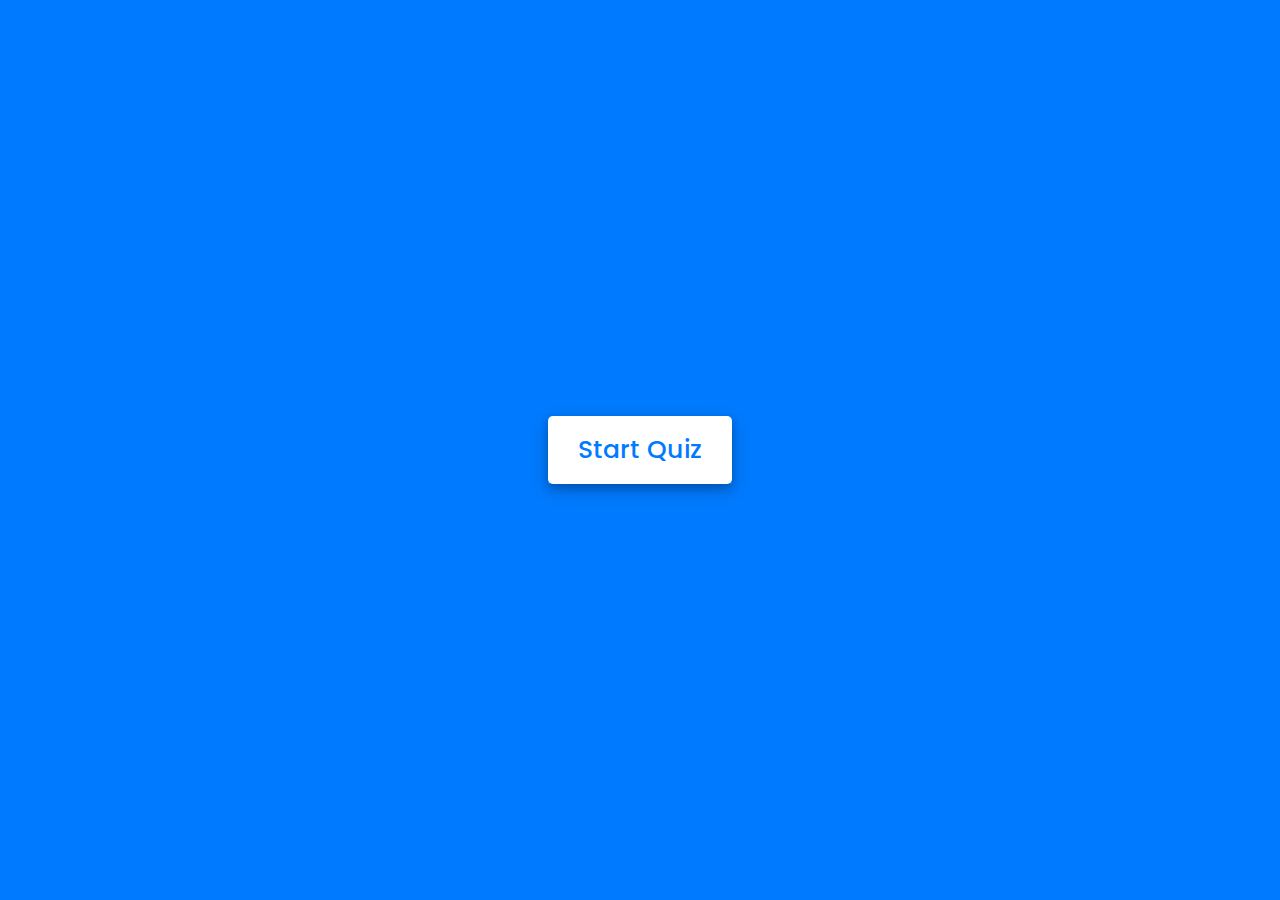
<file: 48.Online Quiz Website/Quiz Application with Timer/index.html>
<!-- Created By CodingNepal - www.codingnepalweb.com  -->
<!DOCTYPE html>
<html lang="en">
<head>
    <meta charset="UTF-8">
    <meta name="viewport" content="width=device-width, initial-scale=1.0">
    <title>Awesome Quiz App | CodingNepal</title>
    <link rel="stylesheet" href="style.css">
    <!-- FontAweome CDN Link for Icons-->
    <link rel="stylesheet" href="https://cdnjs.cloudflare.com/ajax/libs/font-awesome/5.15.3/css/all.min.css"/>
</head>
<body>
    <!-- start Quiz button -->
    <div class="start_btn"><button>Start Quiz</button></div>

    <!-- Info Box -->
    <div class="info_box">
        <div class="info-title"><span>Some Rules of this Quiz</span></div>
        <div class="info-list">
            <div class="info">1. You will have only <span>15 seconds</span> per each question.</div>
            <div class="info">2. Once you select your answer, it can't be undone.</div>
            <div class="info">3. You can't select any option once time goes off.</div>
            <div class="info">4. You can't exit from the Quiz while you're playing.</div>
            <div class="info">5. You'll get points on the basis of your correct answers.</div>
        </div>
        <div class="buttons">
            <button class="quit">Exit Quiz</button>
            <button class="restart">Continue</button>
        </div>
    </div>

    <!-- Quiz Box -->
    <div class="quiz_box">
        <header>
            <div class="title">Awesome Quiz Application</div>
            <div class="timer">
                <div class="time_left_txt">Time Left</div>
                <div class="timer_sec">15</div>
            </div>
            <div class="time_line"></div>
        </header>
        <section>
            <div class="que_text">
                <!-- Here I've inserted question from JavaScript -->
            </div>
            <div class="option_list">
                <!-- Here I've inserted options from JavaScript -->
            </div>
        </section>

        <!-- footer of Quiz Box -->
        <footer>
            <div class="total_que">
                <!-- Here I've inserted Question Count Number from JavaScript -->
            </div>
            <button class="next_btn">Next Que</button>
        </footer>
    </div>

    <!-- Result Box -->
    <div class="result_box">
        <div class="icon">
            <i class="fas fa-crown"></i>
        </div>
        <div class="complete_text">You've completed the Quiz!</div>
        <div class="score_text">
            <!-- Here I've inserted Score Result from JavaScript -->
        </div>
        <div class="buttons">
            <button class="restart">Replay Quiz</button>
            <button class="quit">Quit Quiz</button>
        </div>
    </div>

    <!-- Inside this JavaScript file I've inserted Questions and Options only -->
    <script src="js/questions.js"></script>

    <!-- Inside this JavaScript file I've coded all Quiz Codes -->
    <script src="js/script.js"></script>

</body>
</html>
</file>
<file: 24.Chess Game/CHESS/Chess.css>
* {
    margin: 0;
    padding: 0;
}

body {
    display: grid;
    place-items: center;
    overflow-x: hidden;
}

h1 {
    margin: 10px;
}

ul {
    display: grid;
    grid-template-columns: 1fr;
}

.divv {
    display: flex;
}

li {
    list-style: none;
    display: grid;
    place-items: center;
    font-size: 0px;
}

.box {
    margin: .5px;
    width: 75px;
    height: 75px;
}

#tog {
    margin: 10px 0px;
}



.allimg {
    width: 45px;
    position: relative;
    bottom: 5px;
}

.allpawn {
    transform: scale(.7);
}

.authcont {
    width: 100vw;
}

.author {
    float: right;
    margin-right: 50px;

}


@media (max-width:650px){

    #tog {
        margin-bottom: 70px;

    }

    .box {
        width: 11vw;
        height: 11vw;
    }

    .allimg {
        width: 7vw;
    }
}
</file>
<file: 48.Online Quiz Website/Quiz Application with Timer/style.css>
/* importing google fonts */
@import url('https://fonts.googleapis.com/css2?family=Poppins:wght@200;300;400;500;600;700&display=swap');
*{
    margin: 0;
    padding: 0;
    box-sizing: border-box;
    font-family: 'Poppins', sans-serif;
}

body{
    background: #007bff;
}

::selection{
    color: #fff;
    background: #007bff;
}

.start_btn,
.info_box,
.quiz_box,
.result_box{
    position: absolute;
    top: 50%;
    left: 50%;
    transform: translate(-50%, -50%);
    box-shadow: 0 4px 8px 0 rgba(0, 0, 0, 0.2), 
                0 6px 20px 0 rgba(0, 0, 0, 0.19);
}

.info_box.activeInfo,
.quiz_box.activeQuiz,
.result_box.activeResult{
    opacity: 1;
    z-index: 5;
    pointer-events: auto;
    transform: translate(-50%, -50%) scale(1);
}

.start_btn button{
    font-size: 25px;
    font-weight: 500;
    color: #007bff;
    padding: 15px 30px;
    outline: none;
    border: none;
    border-radius: 5px;
    background: #fff;
    cursor: pointer;
}

.info_box{
    width: 540px;
    background: #fff;
    border-radius: 5px;
    transform: translate(-50%, -50%) scale(0.9);
    opacity: 0;
    pointer-events: none;
    transition: all 0.3s ease;
}

.info_box .info-title{
    height: 60px;
    width: 100%;
    border-bottom: 1px solid lightgrey;
    display: flex;
    align-items: center;
    padding: 0 30px;
    border-radius: 5px 5px 0 0;
    font-size: 20px;
    font-weight: 600;
}

.info_box .info-list{
    padding: 15px 30px;
}

.info_box .info-list .info{
    margin: 5px 0;
    font-size: 17px;
}

.info_box .info-list .info span{
    font-weight: 600;
    color: #007bff;
}
.info_box .buttons{
    height: 60px;
    display: flex;
    align-items: center;
    justify-content: flex-end;
    padding: 0 30px;
    border-top: 1px solid lightgrey;
}

.info_box .buttons button{
    margin: 0 5px;
    height: 40px;
    width: 100px;
    font-size: 16px;
    font-weight: 500;
    cursor: pointer;
    border: none;
    outline: none;
    border-radius: 5px;
    border: 1px solid #007bff;
    transition: all 0.3s ease;
}

.quiz_box{
    width: 550px;
    background: #fff;
    border-radius: 5px;
    transform: translate(-50%, -50%) scale(0.9);
    opacity: 0;
    pointer-events: none;
    transition: all 0.3s ease;
}

.quiz_box header{
    position: relative;
    z-index: 2;
    height: 70px;
    padding: 0 30px;
    background: #fff;
    border-radius: 5px 5px 0 0;
    display: flex;
    align-items: center;
    justify-content: space-between;
    box-shadow: 0px 3px 5px 1px rgba(0,0,0,0.1);
}

.quiz_box header .title{
    font-size: 20px;
    font-weight: 600;
}

.quiz_box header .timer{
    color: #004085;
    background: #cce5ff;
    border: 1px solid #b8daff;
    height: 45px;
    padding: 0 8px;
    border-radius: 5px;
    display: flex;
    align-items: center;
    justify-content: space-between;
    width: 145px;
}

.quiz_box header .timer .time_left_txt{
    font-weight: 400;
    font-size: 17px;
    user-select: none;
}

.quiz_box header .timer .timer_sec{
    font-size: 18px;
    font-weight: 500;
    height: 30px;
    width: 45px;
    color: #fff;
    border-radius: 5px;
    line-height: 30px;
    text-align: center;
    background: #343a40;
    border: 1px solid #343a40;
    user-select: none;
}

.quiz_box header .time_line{
    position: absolute;
    bottom: 0px;
    left: 0px;
    height: 3px;
    background: #007bff;
}

section{
    padding: 25px 30px 20px 30px;
    background: #fff;
}

section .que_text{
    font-size: 25px;
    font-weight: 600;
}

section .option_list{
    padding: 20px 0px;
    display: block;   
}

section .option_list .option{
    background: aliceblue;
    border: 1px solid #84c5fe;
    border-radius: 5px;
    padding: 8px 15px;
    font-size: 17px;
    margin-bottom: 15px;
    cursor: pointer;
    transition: all 0.3s ease;
    display: flex;
    align-items: center;
    justify-content: space-between;
}

section .option_list .option:last-child{
    margin-bottom: 0px;
}

section .option_list .option:hover{
    color: #004085;
    background: #cce5ff;
    border: 1px solid #b8daff;
}

section .option_list .option.correct{
    color: #155724;
    background: #d4edda;
    border: 1px solid #c3e6cb;
}

section .option_list .option.incorrect{
    color: #721c24;
    background: #f8d7da;
    border: 1px solid #f5c6cb;
}

section .option_list .option.disabled{
    pointer-events: none;
}

section .option_list .option .icon{
    height: 26px;
    width: 26px;
    border: 2px solid transparent;
    border-radius: 50%;
    text-align: center;
    font-size: 13px;
    pointer-events: none;
    transition: all 0.3s ease;
    line-height: 24px;
}
.option_list .option .icon.tick{
    color: #23903c;
    border-color: #23903c;
    background: #d4edda;
}

.option_list .option .icon.cross{
    color: #a42834;
    background: #f8d7da;
    border-color: #a42834;
}

footer{
    height: 60px;
    padding: 0 30px;
    display: flex;
    align-items: center;
    justify-content: space-between;
    border-top: 1px solid lightgrey;
}

footer .total_que span{
    display: flex;
    user-select: none;
}

footer .total_que span p{
    font-weight: 500;
    padding: 0 5px;
}

footer .total_que span p:first-child{
    padding-left: 0px;
}

footer button{
    height: 40px;
    padding: 0 13px;
    font-size: 18px;
    font-weight: 400;
    cursor: pointer;
    border: none;
    outline: none;
    color: #fff;
    border-radius: 5px;
    background: #007bff;
    border: 1px solid #007bff;
    line-height: 10px;
    opacity: 0;
    pointer-events: none;
    transform: scale(0.95);
    transition: all 0.3s ease;
}

footer button:hover{
    background: #0263ca;
}

footer button.show{
    opacity: 1;
    pointer-events: auto;
    transform: scale(1);
}

.result_box{
    background: #fff;
    border-radius: 5px;
    display: flex;
    padding: 25px 30px;
    width: 450px;
    align-items: center;
    flex-direction: column;
    justify-content: center;
    transform: translate(-50%, -50%) scale(0.9);
    opacity: 0;
    pointer-events: none;
    transition: all 0.3s ease;
}

.result_box .icon{
    font-size: 100px;
    color: #007bff;
    margin-bottom: 10px;
}

.result_box .complete_text{
    font-size: 20px;
    font-weight: 500;
}

.result_box .score_text span{
    display: flex;
    margin: 10px 0;
    font-size: 18px;
    font-weight: 500;
}

.result_box .score_text span p{
    padding: 0 4px;
    font-weight: 600;
}

.result_box .buttons{
    display: flex;
    margin: 20px 0;
}

.result_box .buttons button{
    margin: 0 10px;
    height: 45px;
    padding: 0 20px;
    font-size: 18px;
    font-weight: 500;
    cursor: pointer;
    border: none;
    outline: none;
    border-radius: 5px;
    border: 1px solid #007bff;
    transition: all 0.3s ease;
}

.buttons button.restart{
    color: #fff;
    background: #007bff;
}

.buttons button.restart:hover{
    background: #0263ca;
}

.buttons button.quit{
    color: #007bff;
    background: #fff;
}

.buttons button.quit:hover{
    color: #fff;
    background: #007bff;
}
</file>
<file: Whitespace Project Management/src/output.css>
/*! tailwindcss v4.1.11 | MIT License | https://tailwindcss.com */
@layer properties;
@layer theme, base, components, utilities;
@layer theme {
  :root, :host {
    --font-sans: ui-sans-serif, system-ui, sans-serif, "Apple Color Emoji",
      "Segoe UI Emoji", "Segoe UI Symbol", "Noto Color Emoji";
    --font-mono: ui-monospace, SFMono-Regular, Menlo, Monaco, Consolas, "Liberation Mono",
      "Courier New", monospace;
    --color-red-500: oklch(63.7% 0.237 25.331);
    --color-amber-200: oklch(92.4% 0.12 95.746);
    --color-amber-400: oklch(82.8% 0.189 84.429);
    --color-amber-900: oklch(41.4% 0.112 45.904);
    --color-yellow-400: oklch(85.2% 0.199 91.936);
    --color-blue-400: oklch(70.7% 0.165 254.624);
    --color-blue-500: oklch(62.3% 0.214 259.815);
    --color-blue-600: oklch(54.6% 0.245 262.881);
    --color-blue-900: oklch(37.9% 0.146 265.522);
    --color-black: #000;
    --color-white: #fff;
    --spacing: 0.25rem;
    --text-xs: 0.75rem;
    --text-xs--line-height: calc(1 / 0.75);
    --text-sm: 0.875rem;
    --text-sm--line-height: calc(1.25 / 0.875);
    --text-5xl: 3rem;
    --text-5xl--line-height: 1;
    --font-weight-light: 300;
    --font-weight-bold: 700;
    --radius-sm: 0.25rem;
    --radius-xl: 0.75rem;
    --radius-2xl: 1rem;
    --default-transition-duration: 150ms;
    --default-transition-timing-function: cubic-bezier(0.4, 0, 0.2, 1);
    --default-font-family: var(--font-sans);
    --default-mono-font-family: var(--font-mono);
  }
}
@layer base {
  *, ::after, ::before, ::backdrop, ::file-selector-button {
    box-sizing: border-box;
    margin: 0;
    padding: 0;
    border: 0 solid;
  }
  html, :host {
    line-height: 1.5;
    -webkit-text-size-adjust: 100%;
    tab-size: 4;
    font-family: var(--default-font-family, ui-sans-serif, system-ui, sans-serif, "Apple Color Emoji", "Segoe UI Emoji", "Segoe UI Symbol", "Noto Color Emoji");
    font-feature-settings: var(--default-font-feature-settings, normal);
    font-variation-settings: var(--default-font-variation-settings, normal);
    -webkit-tap-highlight-color: transparent;
  }
  hr {
    height: 0;
    color: inherit;
    border-top-width: 1px;
  }
  abbr:where([title]) {
    -webkit-text-decoration: underline dotted;
    text-decoration: underline dotted;
  }
  h1, h2, h3, h4, h5, h6 {
    font-size: inherit;
    font-weight: inherit;
  }
  a {
    color: inherit;
    -webkit-text-decoration: inherit;
    text-decoration: inherit;
  }
  b, strong {
    font-weight: bolder;
  }
  code, kbd, samp, pre {
    font-family: var(--default-mono-font-family, ui-monospace, SFMono-Regular, Menlo, Monaco, Consolas, "Liberation Mono", "Courier New", monospace);
    font-feature-settings: var(--default-mono-font-feature-settings, normal);
    font-variation-settings: var(--default-mono-font-variation-settings, normal);
    font-size: 1em;
  }
  small {
    font-size: 80%;
  }
  sub, sup {
    font-size: 75%;
    line-height: 0;
    position: relative;
    vertical-align: baseline;
  }
  sub {
    bottom: -0.25em;
  }
  sup {
    top: -0.5em;
  }
  table {
    text-indent: 0;
    border-color: inherit;
    border-collapse: collapse;
  }
  :-moz-focusring {
    outline: auto;
  }
  progress {
    vertical-align: baseline;
  }
  summary {
    display: list-item;
  }
  ol, ul, menu {
    list-style: none;
  }
  img, svg, video, canvas, audio, iframe, embed, object {
    display: block;
    vertical-align: middle;
  }
  img, video {
    max-width: 100%;
    height: auto;
  }
  button, input, select, optgroup, textarea, ::file-selector-button {
    font: inherit;
    font-feature-settings: inherit;
    font-variation-settings: inherit;
    letter-spacing: inherit;
    color: inherit;
    border-radius: 0;
    background-color: transparent;
    opacity: 1;
  }
  :where(select:is([multiple], [size])) optgroup {
    font-weight: bolder;
  }
  :where(select:is([multiple], [size])) optgroup option {
    padding-inline-start: 20px;
  }
  ::file-selector-button {
    margin-inline-end: 4px;
  }
  ::placeholder {
    opacity: 1;
  }
  @supports (not (-webkit-appearance: -apple-pay-button))  or (contain-intrinsic-size: 1px) {
    ::placeholder {
      color: currentcolor;
      @supports (color: color-mix(in lab, red, red)) {
        color: color-mix(in oklab, currentcolor 50%, transparent);
      }
    }
  }
  textarea {
    resize: vertical;
  }
  ::-webkit-search-decoration {
    -webkit-appearance: none;
  }
  ::-webkit-date-and-time-value {
    min-height: 1lh;
    text-align: inherit;
  }
  ::-webkit-datetime-edit {
    display: inline-flex;
  }
  ::-webkit-datetime-edit-fields-wrapper {
    padding: 0;
  }
  ::-webkit-datetime-edit, ::-webkit-datetime-edit-year-field, ::-webkit-datetime-edit-month-field, ::-webkit-datetime-edit-day-field, ::-webkit-datetime-edit-hour-field, ::-webkit-datetime-edit-minute-field, ::-webkit-datetime-edit-second-field, ::-webkit-datetime-edit-millisecond-field, ::-webkit-datetime-edit-meridiem-field {
    padding-block: 0;
  }
  :-moz-ui-invalid {
    box-shadow: none;
  }
  button, input:where([type="button"], [type="reset"], [type="submit"]), ::file-selector-button {
    appearance: button;
  }
  ::-webkit-inner-spin-button, ::-webkit-outer-spin-button {
    height: auto;
  }
  [hidden]:where(:not([hidden="until-found"])) {
    display: none !important;
  }
}
@layer utilities {
  .m-0 {
    margin: calc(var(--spacing) * 0);
  }
  .m-0\.5 {
    margin: calc(var(--spacing) * 0.5);
  }
  .m-1 {
    margin: calc(var(--spacing) * 1);
  }
  .m-4 {
    margin: calc(var(--spacing) * 4);
  }
  .m-10 {
    margin: calc(var(--spacing) * 10);
  }
  .my-6 {
    margin-block: calc(var(--spacing) * 6);
  }
  .mt-4 {
    margin-top: calc(var(--spacing) * 4);
  }
  .block {
    display: block;
  }
  .flex {
    display: flex;
  }
  .hidden {
    display: none;
  }
  .table {
    display: table;
  }
  .h-2 {
    height: calc(var(--spacing) * 2);
  }
  .h-2\.5 {
    height: calc(var(--spacing) * 2.5);
  }
  .h-3 {
    height: calc(var(--spacing) * 3);
  }
  .h-3\.5 {
    height: calc(var(--spacing) * 3.5);
  }
  .h-4 {
    height: calc(var(--spacing) * 4);
  }
  .h-5 {
    height: calc(var(--spacing) * 5);
  }
  .h-8 {
    height: calc(var(--spacing) * 8);
  }
  .h-10 {
    height: calc(var(--spacing) * 10);
  }
  .h-14 {
    height: calc(var(--spacing) * 14);
  }
  .h-20 {
    height: calc(var(--spacing) * 20);
  }
  .h-auto {
    height: auto;
  }
  .h-fit {
    height: fit-content;
  }
  .max-h-80 {
    max-height: calc(var(--spacing) * 80);
  }
  .min-h-60 {
    min-height: calc(var(--spacing) * 60);
  }
  .w-2 {
    width: calc(var(--spacing) * 2);
  }
  .w-3 {
    width: calc(var(--spacing) * 3);
  }
  .w-4 {
    width: calc(var(--spacing) * 4);
  }
  .w-5 {
    width: calc(var(--spacing) * 5);
  }
  .w-5\/6 {
    width: calc(5/6 * 100%);
  }
  .w-7 {
    width: calc(var(--spacing) * 7);
  }
  .w-8 {
    width: calc(var(--spacing) * 8);
  }
  .w-14 {
    width: calc(var(--spacing) * 14);
  }
  .w-16 {
    width: calc(var(--spacing) * 16);
  }
  .w-auto {
    width: auto;
  }
  .w-fit {
    width: fit-content;
  }
  .w-full {
    width: 100%;
  }
  .max-w-2 {
    max-width: calc(var(--spacing) * 2);
  }
  .max-w-2\/3 {
    max-width: calc(2/3 * 100%);
  }
  .max-w-4 {
    max-width: calc(var(--spacing) * 4);
  }
  .max-w-4\/5 {
    max-width: calc(4/5 * 100%);
  }
  .max-w-5 {
    max-width: calc(var(--spacing) * 5);
  }
  .max-w-5\/6 {
    max-width: calc(5/6 * 100%);
  }
  .max-w-28 {
    max-width: calc(var(--spacing) * 28);
  }
  .max-w-44 {
    max-width: calc(var(--spacing) * 44);
  }
  .max-w-\[1920px\] {
    max-width: 1920px;
  }
  .min-w-1 {
    min-width: calc(var(--spacing) * 1);
  }
  .min-w-1\/4 {
    min-width: calc(1/4 * 100%);
  }
  .min-w-72 {
    min-width: calc(var(--spacing) * 72);
  }
  .flex-1 {
    flex: 1;
  }
  .flex-1\/2 {
    flex: calc(1/2 * 100%);
  }
  .flex-1\/3 {
    flex: calc(1/3 * 100%);
  }
  .border-collapse {
    border-collapse: collapse;
  }
  .resize {
    resize: both;
  }
  .flex-col {
    flex-direction: column;
  }
  .flex-col-reverse {
    flex-direction: column-reverse;
  }
  .flex-wrap {
    flex-wrap: wrap;
  }
  .flex-wrap-reverse {
    flex-wrap: wrap-reverse;
  }
  .content-center {
    align-content: center;
  }
  .items-center {
    align-items: center;
  }
  .justify-between {
    justify-content: space-between;
  }
  .justify-center {
    justify-content: center;
  }
  .justify-evenly {
    justify-content: space-evenly;
  }
  .justify-items-center {
    justify-items: center;
  }
  .gap-0 {
    gap: calc(var(--spacing) * 0);
  }
  .gap-0\.5 {
    gap: calc(var(--spacing) * 0.5);
  }
  .gap-1 {
    gap: calc(var(--spacing) * 1);
  }
  .gap-1\.5 {
    gap: calc(var(--spacing) * 1.5);
  }
  .gap-2 {
    gap: calc(var(--spacing) * 2);
  }
  .gap-3 {
    gap: calc(var(--spacing) * 3);
  }
  .gap-4 {
    gap: calc(var(--spacing) * 4);
  }
  .gap-5 {
    gap: calc(var(--spacing) * 5);
  }
  .gap-6 {
    gap: calc(var(--spacing) * 6);
  }
  .gap-7 {
    gap: calc(var(--spacing) * 7);
  }
  .gap-8 {
    gap: calc(var(--spacing) * 8);
  }
  .gap-10 {
    gap: calc(var(--spacing) * 10);
  }
  .gap-12 {
    gap: calc(var(--spacing) * 12);
  }
  .gap-14 {
    gap: calc(var(--spacing) * 14);
  }
  .gap-16 {
    gap: calc(var(--spacing) * 16);
  }
  .gap-y-12 {
    row-gap: calc(var(--spacing) * 12);
  }
  .rounded {
    border-radius: 0.25rem;
  }
  .rounded-2xl {
    border-radius: var(--radius-2xl);
  }
  .rounded-full {
    border-radius: calc(infinity * 1px);
  }
  .rounded-sm {
    border-radius: var(--radius-sm);
  }
  .rounded-xl {
    border-radius: var(--radius-xl);
  }
  .border {
    border-style: var(--tw-border-style);
    border-width: 1px;
  }
  .border-2 {
    border-style: var(--tw-border-style);
    border-width: 2px;
  }
  .border-b-2 {
    border-bottom-style: var(--tw-border-style);
    border-bottom-width: 2px;
  }
  .border-amber-200 {
    border-color: var(--color-amber-200);
  }
  .border-black {
    border-color: var(--color-black);
  }
  .border-white {
    border-color: var(--color-white);
  }
  .border-white\/50 {
    border-color: color-mix(in srgb, #fff 50%, transparent);
    @supports (color: color-mix(in lab, red, red)) {
      border-color: color-mix(in oklab, var(--color-white) 50%, transparent);
    }
  }
  .bg-amber-200 {
    background-color: var(--color-amber-200);
  }
  .bg-amber-400 {
    background-color: var(--color-amber-400);
  }
  .bg-amber-900 {
    background-color: var(--color-amber-900);
  }
  .bg-blue-400 {
    background-color: var(--color-blue-400);
  }
  .bg-blue-400\/95 {
    background-color: color-mix(in srgb, oklch(70.7% 0.165 254.624) 95%, transparent);
    @supports (color: color-mix(in lab, red, red)) {
      background-color: color-mix(in oklab, var(--color-blue-400) 95%, transparent);
    }
  }
  .bg-blue-500 {
    background-color: var(--color-blue-500);
  }
  .bg-blue-900 {
    background-color: var(--color-blue-900);
  }
  .bg-blue-900\/95 {
    background-color: color-mix(in srgb, oklch(37.9% 0.146 265.522) 95%, transparent);
    @supports (color: color-mix(in lab, red, red)) {
      background-color: color-mix(in oklab, var(--color-blue-900) 95%, transparent);
    }
  }
  .bg-red-500 {
    background-color: var(--color-red-500);
  }
  .bg-white {
    background-color: var(--color-white);
  }
  .bg-white\/90 {
    background-color: color-mix(in srgb, #fff 90%, transparent);
    @supports (color: color-mix(in lab, red, red)) {
      background-color: color-mix(in oklab, var(--color-white) 90%, transparent);
    }
  }
  .bg-white\/95 {
    background-color: color-mix(in srgb, #fff 95%, transparent);
    @supports (color: color-mix(in lab, red, red)) {
      background-color: color-mix(in oklab, var(--color-white) 95%, transparent);
    }
  }
  .bg-contain {
    background-size: contain;
  }
  .bg-bottom {
    background-position: bottom;
  }
  .bg-center {
    background-position: center;
  }
  .bg-left-bottom {
    background-position: left bottom;
  }
  .bg-top-left {
    background-position: left top;
  }
  .bg-no-repeat {
    background-repeat: no-repeat;
  }
  .p-1 {
    padding: calc(var(--spacing) * 1);
  }
  .p-2 {
    padding: calc(var(--spacing) * 2);
  }
  .p-3 {
    padding: calc(var(--spacing) * 3);
  }
  .p-4 {
    padding: calc(var(--spacing) * 4);
  }
  .p-6 {
    padding: calc(var(--spacing) * 6);
  }
  .p-8 {
    padding: calc(var(--spacing) * 8);
  }
  .p-10 {
    padding: calc(var(--spacing) * 10);
  }
  .px-1 {
    padding-inline: calc(var(--spacing) * 1);
  }
  .px-1\.5 {
    padding-inline: calc(var(--spacing) * 1.5);
  }
  .px-2 {
    padding-inline: calc(var(--spacing) * 2);
  }
  .py-1 {
    padding-block: calc(var(--spacing) * 1);
  }
  .py-2 {
    padding-block: calc(var(--spacing) * 2);
  }
  .py-6 {
    padding-block: calc(var(--spacing) * 6);
  }
  .py-8 {
    padding-block: calc(var(--spacing) * 8);
  }
  .py-12 {
    padding-block: calc(var(--spacing) * 12);
  }
  .pt-2 {
    padding-top: calc(var(--spacing) * 2);
  }
  .pt-4 {
    padding-top: calc(var(--spacing) * 4);
  }
  .pt-6 {
    padding-top: calc(var(--spacing) * 6);
  }
  .pt-10 {
    padding-top: calc(var(--spacing) * 10);
  }
  .pt-12 {
    padding-top: calc(var(--spacing) * 12);
  }
  .pr-0 {
    padding-right: calc(var(--spacing) * 0);
  }
  .pr-6 {
    padding-right: calc(var(--spacing) * 6);
  }
  .pb-1 {
    padding-bottom: calc(var(--spacing) * 1);
  }
  .pb-3 {
    padding-bottom: calc(var(--spacing) * 3);
  }
  .pb-4 {
    padding-bottom: calc(var(--spacing) * 4);
  }
  .pb-6 {
    padding-bottom: calc(var(--spacing) * 6);
  }
  .pb-10 {
    padding-bottom: calc(var(--spacing) * 10);
  }
  .pb-12 {
    padding-bottom: calc(var(--spacing) * 12);
  }
  .pl-6 {
    padding-left: calc(var(--spacing) * 6);
  }
  .text-center {
    text-align: center;
  }
  .align-middle {
    vertical-align: middle;
  }
  .text-5xl {
    font-size: var(--text-5xl);
    line-height: var(--tw-leading, var(--text-5xl--line-height));
  }
  .text-sm {
    font-size: var(--text-sm);
    line-height: var(--tw-leading, var(--text-sm--line-height));
  }
  .text-xs {
    font-size: var(--text-xs);
    line-height: var(--tw-leading, var(--text-xs--line-height));
  }
  .font-bold {
    --tw-font-weight: var(--font-weight-bold);
    font-weight: var(--font-weight-bold);
  }
  .font-light {
    --tw-font-weight: var(--font-weight-light);
    font-weight: var(--font-weight-light);
  }
  .text-amber-200 {
    color: var(--color-amber-200);
  }
  .text-black {
    color: var(--color-black);
  }
  .text-blue-900 {
    color: var(--color-blue-900);
  }
  .text-white {
    color: var(--color-white);
  }
  .text-yellow-400 {
    color: var(--color-yellow-400);
  }
  .underline {
    text-decoration-line: underline;
  }
  .opacity-30 {
    opacity: 30%;
  }
  .opacity-100 {
    opacity: 100%;
  }
  .shadow-sm {
    --tw-shadow: 0 1px 3px 0 var(--tw-shadow-color, rgb(0 0 0 / 0.1)), 0 1px 2px -1px var(--tw-shadow-color, rgb(0 0 0 / 0.1));
    box-shadow: var(--tw-inset-shadow), var(--tw-inset-ring-shadow), var(--tw-ring-offset-shadow), var(--tw-ring-shadow), var(--tw-shadow);
  }
  .shadow-xs {
    --tw-shadow: 0 1px 2px 0 var(--tw-shadow-color, rgb(0 0 0 / 0.05));
    box-shadow: var(--tw-inset-shadow), var(--tw-inset-ring-shadow), var(--tw-ring-offset-shadow), var(--tw-ring-shadow), var(--tw-shadow);
  }
  .outline {
    outline-style: var(--tw-outline-style);
    outline-width: 1px;
  }
  .transition-transform {
    transition-property: transform, translate, scale, rotate;
    transition-timing-function: var(--tw-ease, var(--default-transition-timing-function));
    transition-duration: var(--tw-duration, var(--default-transition-duration));
  }
  .hover\:scale-200 {
    &:hover {
      @media (hover: hover) {
        --tw-scale-x: 200%;
        --tw-scale-y: 200%;
        --tw-scale-z: 200%;
        scale: var(--tw-scale-x) var(--tw-scale-y);
      }
    }
  }
  .hover\:bg-amber-200 {
    &:hover {
      @media (hover: hover) {
        background-color: var(--color-amber-200);
      }
    }
  }
  .hover\:bg-amber-400 {
    &:hover {
      @media (hover: hover) {
        background-color: var(--color-amber-400);
      }
    }
  }
  .hover\:bg-blue-600 {
    &:hover {
      @media (hover: hover) {
        background-color: var(--color-blue-600);
      }
    }
  }
  .md\:mt-8 {
    @media (width >= 48rem) {
      margin-top: calc(var(--spacing) * 8);
    }
  }
  .md\:flex {
    @media (width >= 48rem) {
      display: flex;
    }
  }
  .md\:h-12 {
    @media (width >= 48rem) {
      height: calc(var(--spacing) * 12);
    }
  }
  .md\:h-\[574px\] {
    @media (width >= 48rem) {
      height: 574px;
    }
  }
  .md\:max-h-96 {
    @media (width >= 48rem) {
      max-height: calc(var(--spacing) * 96);
    }
  }
  .md\:max-w-1\/2 {
    @media (width >= 48rem) {
      max-width: calc(1/2 * 100%);
    }
  }
  .md\:max-w-5\/6 {
    @media (width >= 48rem) {
      max-width: calc(5/6 * 100%);
    }
  }
  .md\:max-w-32 {
    @media (width >= 48rem) {
      max-width: calc(var(--spacing) * 32);
    }
  }
  .md\:flex-row {
    @media (width >= 48rem) {
      flex-direction: row;
    }
  }
  .md\:flex-row-reverse {
    @media (width >= 48rem) {
      flex-direction: row-reverse;
    }
  }
  .md\:justify-between {
    @media (width >= 48rem) {
      justify-content: space-between;
    }
  }
  .md\:justify-evenly {
    @media (width >= 48rem) {
      justify-content: space-evenly;
    }
  }
  .md\:gap-1 {
    @media (width >= 48rem) {
      gap: calc(var(--spacing) * 1);
    }
  }
  .md\:gap-2 {
    @media (width >= 48rem) {
      gap: calc(var(--spacing) * 2);
    }
  }
  .md\:gap-3 {
    @media (width >= 48rem) {
      gap: calc(var(--spacing) * 3);
    }
  }
  .md\:gap-4 {
    @media (width >= 48rem) {
      gap: calc(var(--spacing) * 4);
    }
  }
  .md\:gap-6 {
    @media (width >= 48rem) {
      gap: calc(var(--spacing) * 6);
    }
  }
  .md\:gap-8 {
    @media (width >= 48rem) {
      gap: calc(var(--spacing) * 8);
    }
  }
  .md\:gap-10 {
    @media (width >= 48rem) {
      gap: calc(var(--spacing) * 10);
    }
  }
  .md\:gap-12 {
    @media (width >= 48rem) {
      gap: calc(var(--spacing) * 12);
    }
  }
  .md\:gap-14 {
    @media (width >= 48rem) {
      gap: calc(var(--spacing) * 14);
    }
  }
  .md\:gap-16 {
    @media (width >= 48rem) {
      gap: calc(var(--spacing) * 16);
    }
  }
  .md\:gap-20 {
    @media (width >= 48rem) {
      gap: calc(var(--spacing) * 20);
    }
  }
  .md\:gap-28 {
    @media (width >= 48rem) {
      gap: calc(var(--spacing) * 28);
    }
  }
  .md\:gap-32 {
    @media (width >= 48rem) {
      gap: calc(var(--spacing) * 32);
    }
  }
  .md\:p-2\.5 {
    @media (width >= 48rem) {
      padding: calc(var(--spacing) * 2.5);
    }
  }
  .md\:p-3 {
    @media (width >= 48rem) {
      padding: calc(var(--spacing) * 3);
    }
  }
  .md\:p-4 {
    @media (width >= 48rem) {
      padding: calc(var(--spacing) * 4);
    }
  }
  .md\:p-6 {
    @media (width >= 48rem) {
      padding: calc(var(--spacing) * 6);
    }
  }
  .md\:py-1 {
    @media (width >= 48rem) {
      padding-block: calc(var(--spacing) * 1);
    }
  }
  .md\:py-2 {
    @media (width >= 48rem) {
      padding-block: calc(var(--spacing) * 2);
    }
  }
  .md\:py-3 {
    @media (width >= 48rem) {
      padding-block: calc(var(--spacing) * 3);
    }
  }
  .md\:py-16 {
    @media (width >= 48rem) {
      padding-block: calc(var(--spacing) * 16);
    }
  }
  .md\:py-20 {
    @media (width >= 48rem) {
      padding-block: calc(var(--spacing) * 20);
    }
  }
  .md\:py-24 {
    @media (width >= 48rem) {
      padding-block: calc(var(--spacing) * 24);
    }
  }
  .md\:py-32 {
    @media (width >= 48rem) {
      padding-block: calc(var(--spacing) * 32);
    }
  }
  .md\:pt-3 {
    @media (width >= 48rem) {
      padding-top: calc(var(--spacing) * 3);
    }
  }
  .md\:pt-16 {
    @media (width >= 48rem) {
      padding-top: calc(var(--spacing) * 16);
    }
  }
  .md\:pt-24 {
    @media (width >= 48rem) {
      padding-top: calc(var(--spacing) * 24);
    }
  }
  .md\:pt-36 {
    @media (width >= 48rem) {
      padding-top: calc(var(--spacing) * 36);
    }
  }
  .md\:pr-16 {
    @media (width >= 48rem) {
      padding-right: calc(var(--spacing) * 16);
    }
  }
  .md\:pb-3 {
    @media (width >= 48rem) {
      padding-bottom: calc(var(--spacing) * 3);
    }
  }
  .md\:pb-16 {
    @media (width >= 48rem) {
      padding-bottom: calc(var(--spacing) * 16);
    }
  }
  .md\:pb-24 {
    @media (width >= 48rem) {
      padding-bottom: calc(var(--spacing) * 24);
    }
  }
  .md\:pb-32 {
    @media (width >= 48rem) {
      padding-bottom: calc(var(--spacing) * 32);
    }
  }
  .md\:pl-16 {
    @media (width >= 48rem) {
      padding-left: calc(var(--spacing) * 16);
    }
  }
  .md\:text-left {
    @media (width >= 48rem) {
      text-align: left;
    }
  }
  .lg\:my-10 {
    @media (width >= 64rem) {
      margin-block: calc(var(--spacing) * 10);
    }
  }
  .lg\:mt-8 {
    @media (width >= 64rem) {
      margin-top: calc(var(--spacing) * 8);
    }
  }
  .lg\:flex {
    @media (width >= 64rem) {
      display: flex;
    }
  }
  .lg\:hidden {
    @media (width >= 64rem) {
      display: none;
    }
  }
  .lg\:max-w-1\/4 {
    @media (width >= 64rem) {
      max-width: calc(1/4 * 100%);
    }
  }
  .lg\:flex-1 {
    @media (width >= 64rem) {
      flex: 1;
    }
  }
  .lg\:flex-row {
    @media (width >= 64rem) {
      flex-direction: row;
    }
  }
  .lg\:gap-3 {
    @media (width >= 64rem) {
      gap: calc(var(--spacing) * 3);
    }
  }
  .lg\:gap-4 {
    @media (width >= 64rem) {
      gap: calc(var(--spacing) * 4);
    }
  }
  .lg\:gap-5 {
    @media (width >= 64rem) {
      gap: calc(var(--spacing) * 5);
    }
  }
  .lg\:gap-12 {
    @media (width >= 64rem) {
      gap: calc(var(--spacing) * 12);
    }
  }
  .lg\:p-6 {
    @media (width >= 64rem) {
      padding: calc(var(--spacing) * 6);
    }
  }
  .lg\:py-12 {
    @media (width >= 64rem) {
      padding-block: calc(var(--spacing) * 12);
    }
  }
  .lg\:py-14 {
    @media (width >= 64rem) {
      padding-block: calc(var(--spacing) * 14);
    }
  }
  .lg\:pt-24 {
    @media (width >= 64rem) {
      padding-top: calc(var(--spacing) * 24);
    }
  }
  .lg\:pr-28 {
    @media (width >= 64rem) {
      padding-right: calc(var(--spacing) * 28);
    }
  }
  .lg\:pb-24 {
    @media (width >= 64rem) {
      padding-bottom: calc(var(--spacing) * 24);
    }
  }
  .lg\:pl-28 {
    @media (width >= 64rem) {
      padding-left: calc(var(--spacing) * 28);
    }
  }
}
@property --tw-border-style {
  syntax: "*";
  inherits: false;
  initial-value: solid;
}
@property --tw-font-weight {
  syntax: "*";
  inherits: false;
}
@property --tw-shadow {
  syntax: "*";
  inherits: false;
  initial-value: 0 0 #0000;
}
@property --tw-shadow-color {
  syntax: "*";
  inherits: false;
}
@property --tw-shadow-alpha {
  syntax: "<percentage>";
  inherits: false;
  initial-value: 100%;
}
@property --tw-inset-shadow {
  syntax: "*";
  inherits: false;
  initial-value: 0 0 #0000;
}
@property --tw-inset-shadow-color {
  syntax: "*";
  inherits: false;
}
@property --tw-inset-shadow-alpha {
  syntax: "<percentage>";
  inherits: false;
  initial-value: 100%;
}
@property --tw-ring-color {
  syntax: "*";
  inherits: false;
}
@property --tw-ring-shadow {
  syntax: "*";
  inherits: false;
  initial-value: 0 0 #0000;
}
@property --tw-inset-ring-color {
  syntax: "*";
  inherits: false;
}
@property --tw-inset-ring-shadow {
  syntax: "*";
  inherits: false;
  initial-value: 0 0 #0000;
}
@property --tw-ring-inset {
  syntax: "*";
  inherits: false;
}
@property --tw-ring-offset-width {
  syntax: "<length>";
  inherits: false;
  initial-value: 0px;
}
@property --tw-ring-offset-color {
  syntax: "*";
  inherits: false;
  initial-value: #fff;
}
@property --tw-ring-offset-shadow {
  syntax: "*";
  inherits: false;
  initial-value: 0 0 #0000;
}
@property --tw-outline-style {
  syntax: "*";
  inherits: false;
  initial-value: solid;
}
@property --tw-scale-x {
  syntax: "*";
  inherits: false;
  initial-value: 1;
}
@property --tw-scale-y {
  syntax: "*";
  inherits: false;
  initial-value: 1;
}
@property --tw-scale-z {
  syntax: "*";
  inherits: false;
  initial-value: 1;
}
@layer properties {
  @supports ((-webkit-hyphens: none) and (not (margin-trim: inline))) or ((-moz-orient: inline) and (not (color:rgb(from red r g b)))) {
    *, ::before, ::after, ::backdrop {
      --tw-border-style: solid;
      --tw-font-weight: initial;
      --tw-shadow: 0 0 #0000;
      --tw-shadow-color: initial;
      --tw-shadow-alpha: 100%;
      --tw-inset-shadow: 0 0 #0000;
      --tw-inset-shadow-color: initial;
      --tw-inset-shadow-alpha: 100%;
      --tw-ring-color: initial;
      --tw-ring-shadow: 0 0 #0000;
      --tw-inset-ring-color: initial;
      --tw-inset-ring-shadow: 0 0 #0000;
      --tw-ring-inset: initial;
      --tw-ring-offset-width: 0px;
      --tw-ring-offset-color: #fff;
      --tw-ring-offset-shadow: 0 0 #0000;
      --tw-outline-style: solid;
      --tw-scale-x: 1;
      --tw-scale-y: 1;
      --tw-scale-z: 1;
    }
  }
}
</file>
